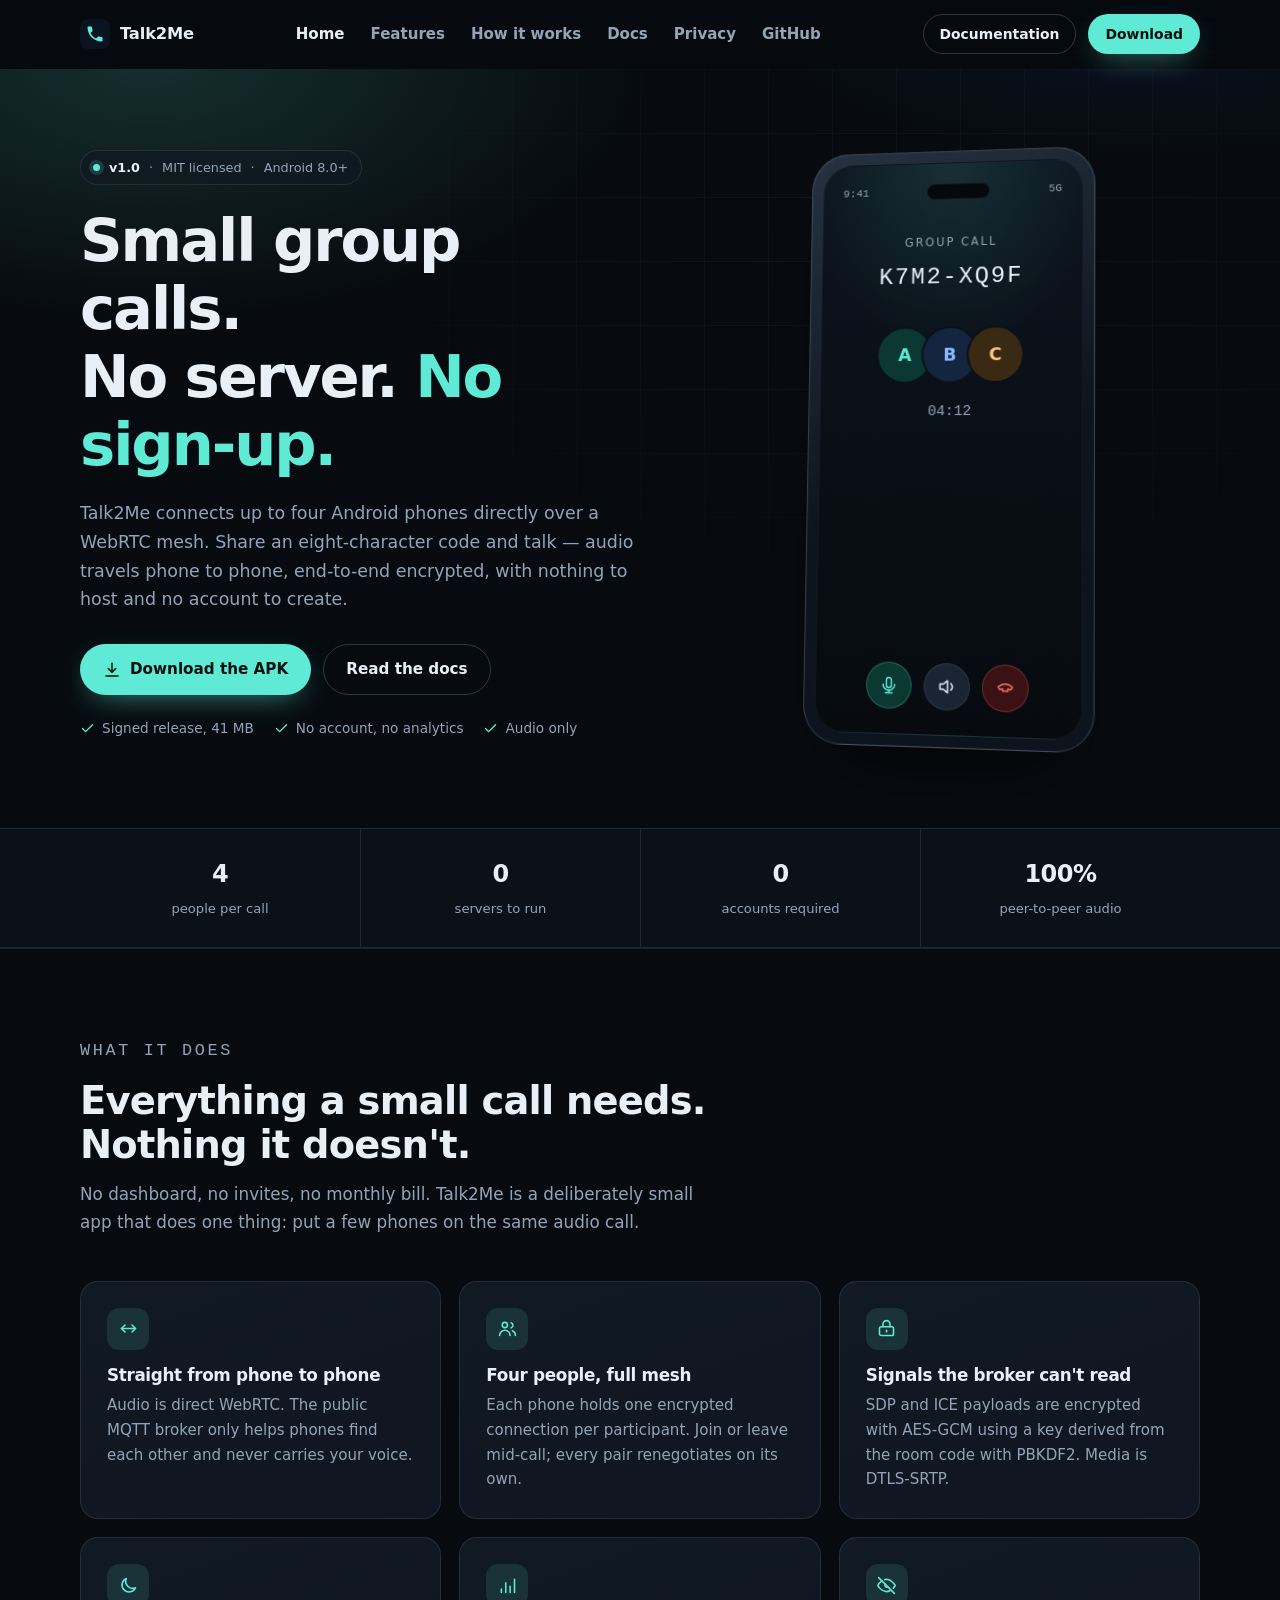
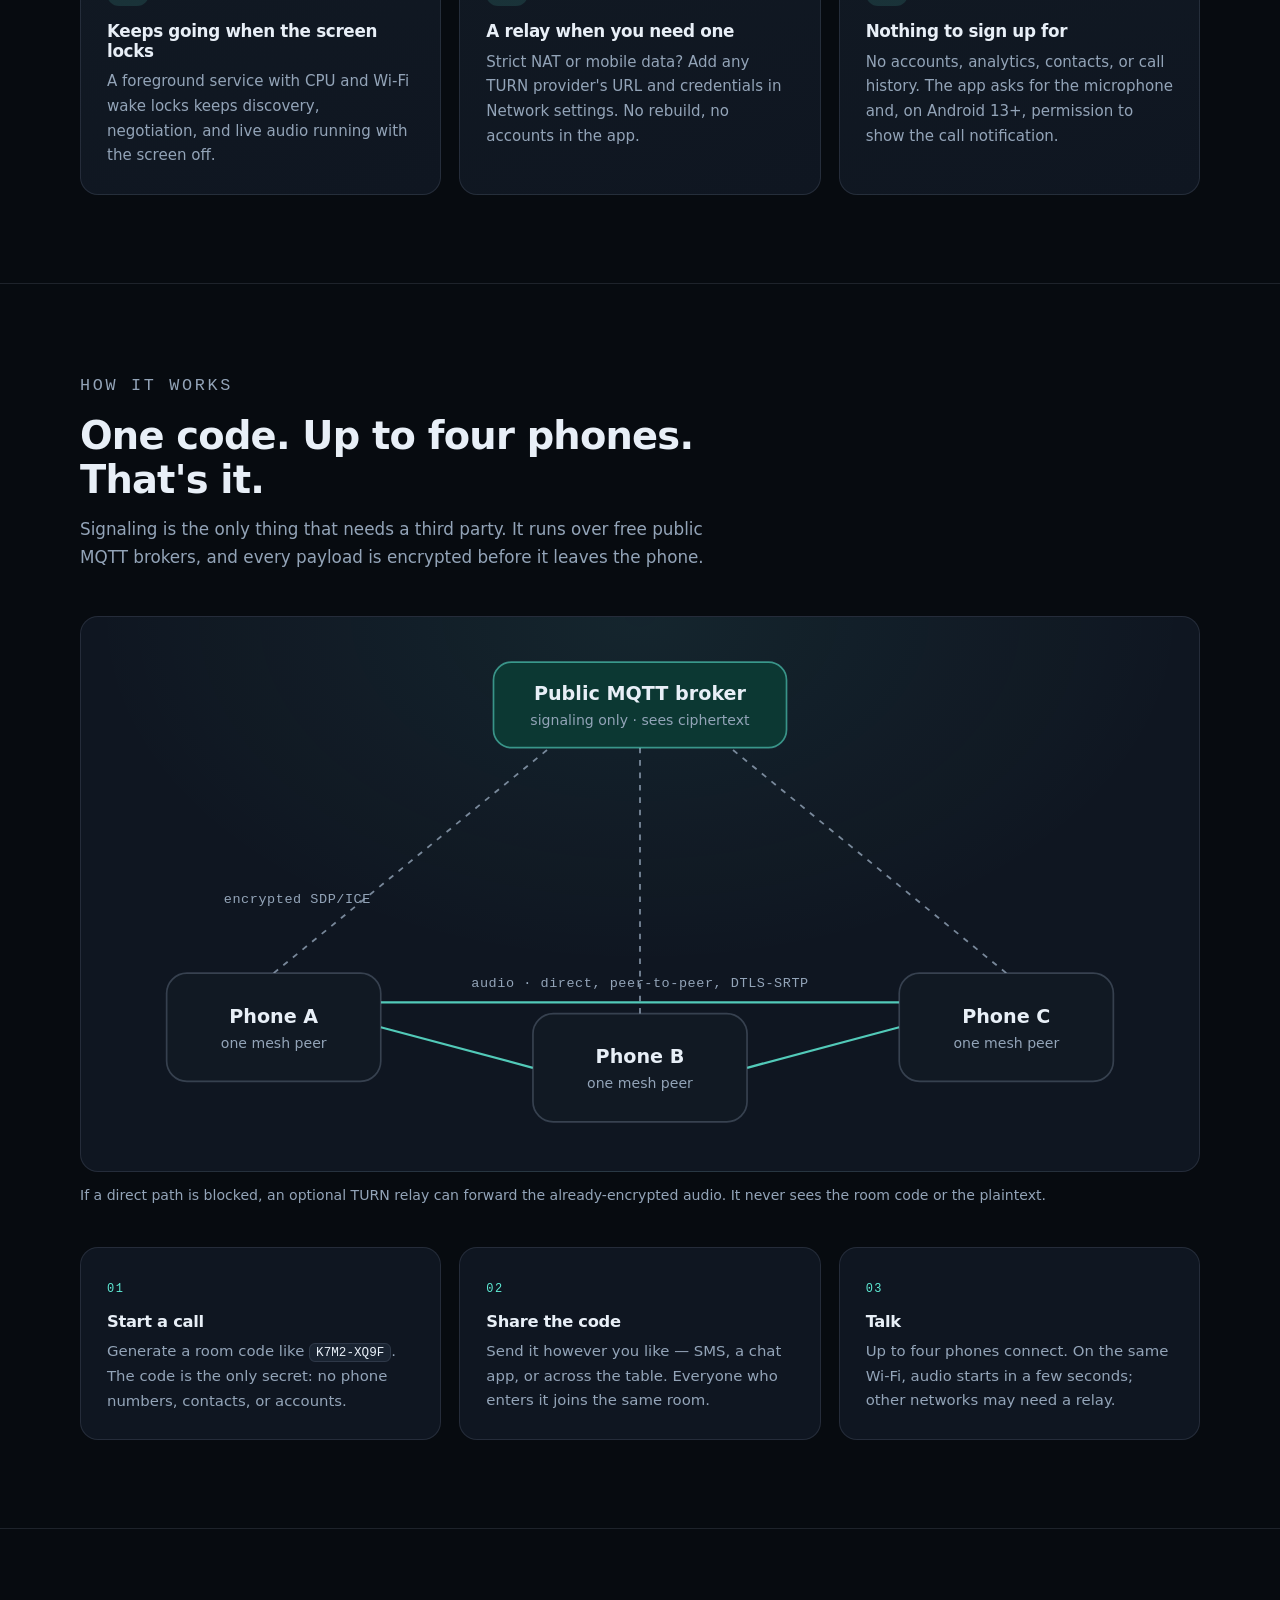
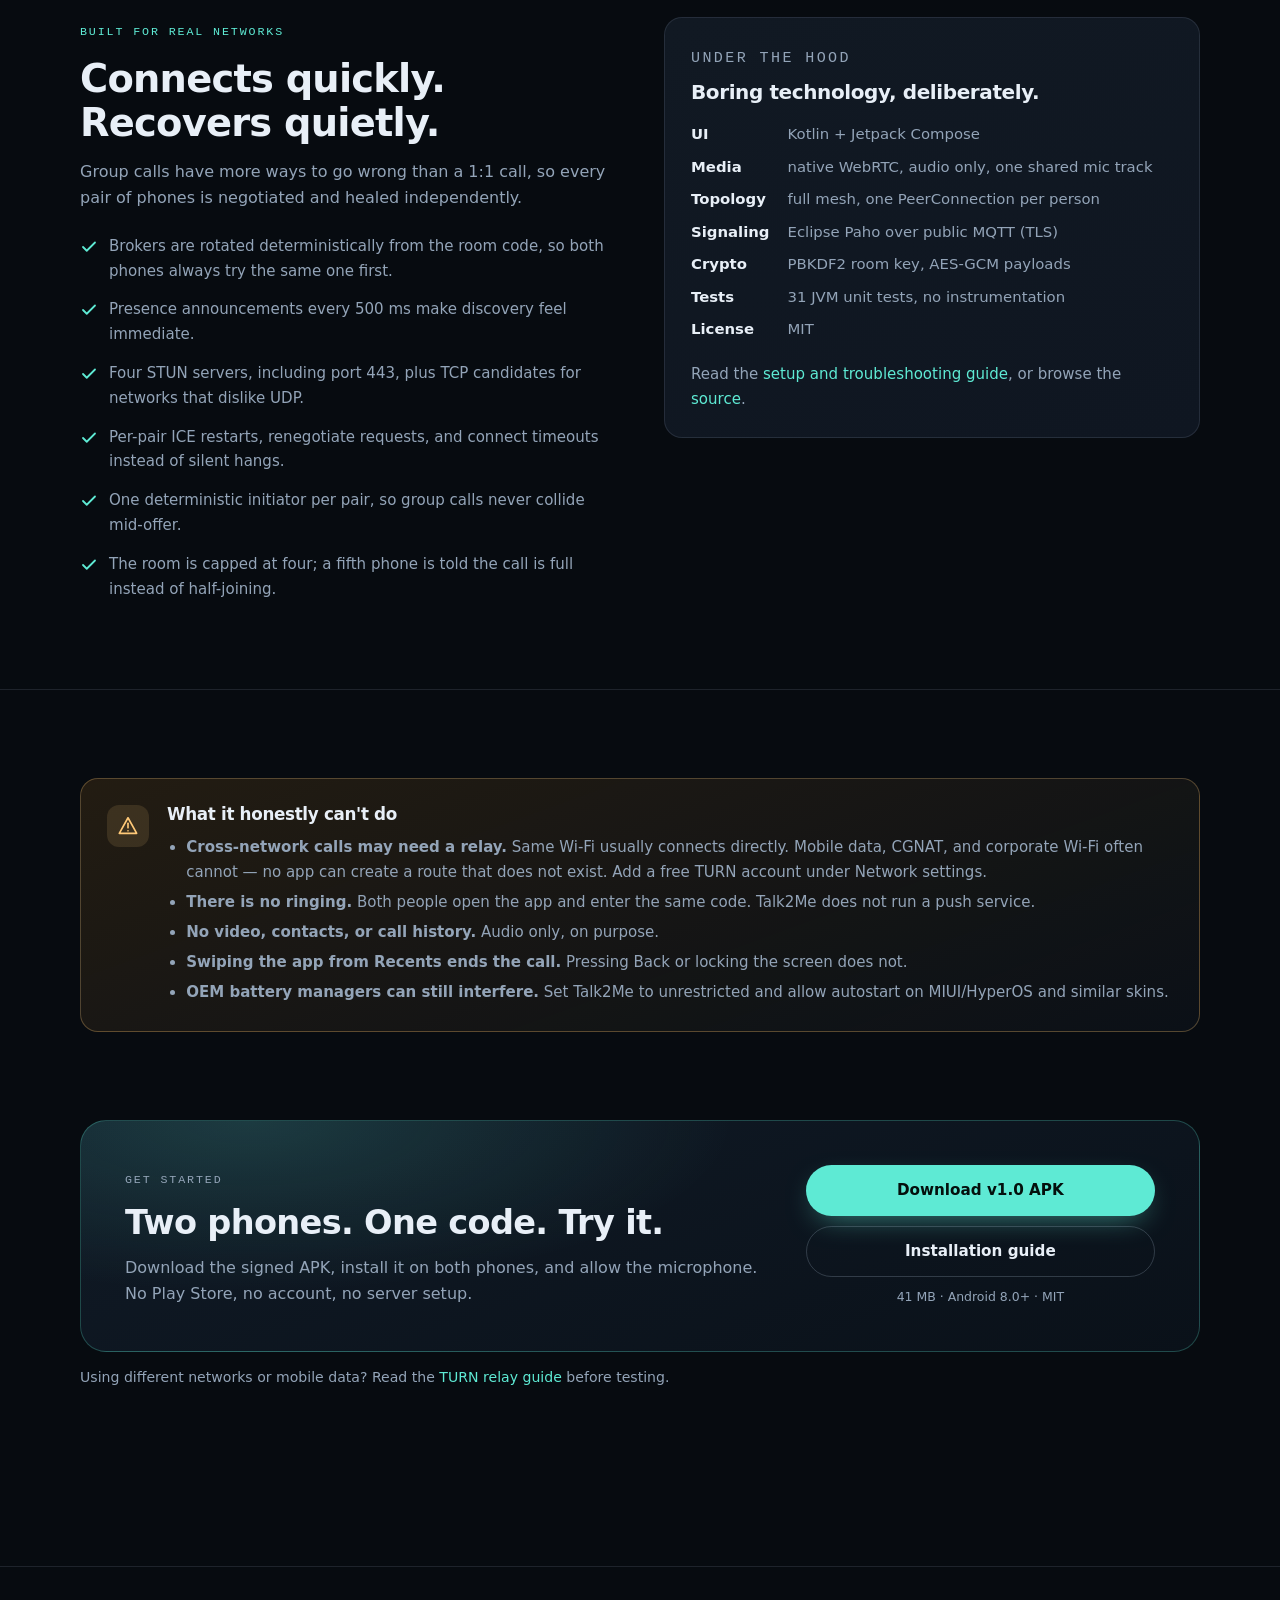
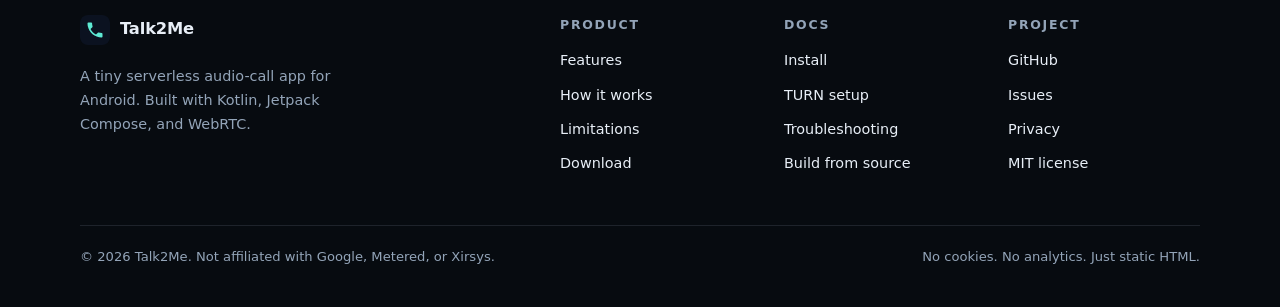
<file: index.html>
<!doctype html>
<html lang="en">
<head>
  <meta charset="utf-8">
  <meta name="viewport" content="width=device-width, initial-scale=1">
  <title>Talk2Me — serverless group audio calls for Android</title>
  <meta name="description" content="Talk2Me is a free, open-source Android app for audio calls between one and four phones. Direct peer-to-peer WebRTC audio, no accounts, and nothing to host.">
  <meta name="theme-color" content="#070B10">
  <meta property="og:title" content="Talk2Me — serverless group audio calls">
  <meta property="og:description" content="Up to four Android phones, one room code, direct encrypted audio. No server, no accounts, no sign-up.">
  <meta property="og:type" content="website">
  <link rel="icon" type="image/svg+xml" href="assets/logo.svg">
  <link rel="stylesheet" href="styles.css">
  <script>document.documentElement.classList.add("js");</script>
</head>
<body>
  <a class="skip-link" href="#main">Skip to content</a>

  <header class="site-header">
    <div class="container nav">
      <a class="brand" href="index.html">
        <img src="assets/logo.svg" width="30" height="30" alt="">
        Talk2Me
      </a>

      <ul class="nav-links" id="nav-links">
        <li><a href="index.html" aria-current="page">Home</a></li>
        <li><a href="#features">Features</a></li>
        <li><a href="#how">How it works</a></li>
        <li><a href="docs.html">Docs</a></li>
        <li><a href="privacy.html">Privacy</a></li>
        <li><a href="https://github.com/lawalTheWest/talk2me">GitHub</a></li>
      </ul>

      <div class="nav-actions">
        <a class="btn btn-ghost btn-small" href="docs.html">Documentation</a>
        <a class="btn btn-primary btn-small" href="https://github.com/lawalTheWest/talk2me/releases/latest">Download</a>
        <button class="nav-toggle" type="button" aria-controls="nav-links" aria-expanded="false" aria-label="Toggle navigation">
          <svg width="20" height="20" viewBox="0 0 24 24" fill="none" stroke="currentColor" stroke-width="2" stroke-linecap="round" aria-hidden="true">
            <path d="M4 7h16M4 12h16M4 17h16"/>
          </svg>
        </button>
      </div>
    </div>
  </header>

  <main id="main">
    <section class="hero">
      <div class="container">
        <div>
          <p class="hero-badge">
            <span class="dot" aria-hidden="true"></span>
            <strong>v1.0</strong>
            <span aria-hidden="true">·</span>
            <span>MIT licensed</span>
            <span aria-hidden="true">·</span>
            <span>Android 8.0+</span>
          </p>

          <h1>Small group calls.<br>No server. <em>No sign-up.</em></h1>

          <p class="hero-lede">
            Talk2Me connects up to four Android phones directly over a WebRTC mesh.
            Share an eight-character code and talk — audio travels phone to phone,
            end-to-end encrypted, with nothing to host and no account to create.
          </p>

          <div class="hero-actions">
            <a class="btn btn-primary" href="https://github.com/lawalTheWest/talk2me/releases/latest">
              <svg width="18" height="18" viewBox="0 0 24 24" fill="none" stroke="currentColor" stroke-width="2" stroke-linecap="round" stroke-linejoin="round" aria-hidden="true">
                <path d="M12 3v12"/><path d="m7 10 5 5 5-5"/><path d="M4 20h16"/>
              </svg>
              Download the APK
            </a>
            <a class="btn btn-ghost" href="docs.html">Read the docs</a>
          </div>

          <ul class="hero-meta">
            <li>
              <svg width="15" height="15" viewBox="0 0 24 24" fill="none" stroke="currentColor" stroke-width="2.2" stroke-linecap="round" stroke-linejoin="round" aria-hidden="true"><path d="m4 12 5 5L20 6"/></svg>
              Signed release, 41 MB
            </li>
            <li>
              <svg width="15" height="15" viewBox="0 0 24 24" fill="none" stroke="currentColor" stroke-width="2.2" stroke-linecap="round" stroke-linejoin="round" aria-hidden="true"><path d="m4 12 5 5L20 6"/></svg>
              No account, no analytics
            </li>
            <li>
              <svg width="15" height="15" viewBox="0 0 24 24" fill="none" stroke="currentColor" stroke-width="2.2" stroke-linecap="round" stroke-linejoin="round" aria-hidden="true"><path d="m4 12 5 5L20 6"/></svg>
              Audio only
            </li>
          </ul>
        </div>

        <div class="phone-wrap" aria-hidden="true">
          <div class="phone">
            <div class="phone-screen">
              <div class="phone-status">
                <span>9:41</span>
                <span class="pill"></span>
                <span>5G</span>
              </div>

              <p class="phone-kicker">Group call</p>
              <p class="phone-code">K7M2-XQ9F</p>

              <div class="avatars">
                <span class="avatar mint">A</span>
                <span class="avatar blue">B</span>
                <span class="avatar amber">C</span>
              </div>

              <p class="phone-timer">04:12</p>

              <div class="phone-controls">
                <span class="ctrl mint">
                  <svg width="20" height="20" viewBox="0 0 24 24" fill="none" stroke="currentColor" stroke-width="1.7" stroke-linecap="round" stroke-linejoin="round"><path d="M12 3a3 3 0 0 0-3 3v6a3 3 0 0 0 6 0V6a3 3 0 0 0-3-3Z"/><path d="M5 11a7 7 0 0 0 14 0"/><path d="M12 18v3"/><path d="M8 21h8"/></svg>
                </span>
                <span class="ctrl">
                  <svg width="20" height="20" viewBox="0 0 24 24" fill="none" stroke="currentColor" stroke-width="1.7" stroke-linecap="round" stroke-linejoin="round"><path d="M4 9v6h4l5 4V5L8 9H4Z"/><path d="M17 8a6 6 0 0 1 0 8"/></svg>
                </span>
                <span class="ctrl end">
                  <svg width="20" height="20" viewBox="0 0 24 24" fill="none" stroke="currentColor" stroke-width="1.7" stroke-linecap="round" stroke-linejoin="round"><path d="M3.5 10.5c5.5-4.5 11.5-4.5 17 0l-1.8 3-3.7-1v3a11 11 0 0 0-6 0v-3l-3.7 1-1.8-3Z"/></svg>
                </span>
              </div>
            </div>
          </div>
        </div>
      </div>
    </section>

    <section class="stats" aria-label="Talk2Me at a glance">
      <div class="container stats-grid">
        <div class="stat"><strong>4</strong><span>people per call</span></div>
        <div class="stat"><strong>0</strong><span>servers to run</span></div>
        <div class="stat"><strong>0</strong><span>accounts required</span></div>
        <div class="stat"><strong>100%</strong><span>peer-to-peer audio</span></div>
      </div>
    </section>

    <section class="section" id="features">
      <div class="container">
        <div class="section-head">
          <p class="eyebrow">What it does</p>
          <h2>Everything a small call needs. Nothing it doesn't.</h2>
          <p>
            No dashboard, no invites, no monthly bill. Talk2Me is a deliberately
            small app that does one thing: put a few phones on the same audio call.
          </p>
        </div>

        <div class="grid grid-3">
          <article class="card reveal">
            <span class="icon-badge">
              <svg width="21" height="21" viewBox="0 0 24 24" fill="none" stroke="currentColor" stroke-width="1.8" stroke-linecap="round" stroke-linejoin="round" aria-hidden="true"><path d="M4 12h16"/><path d="m8 8-4 4 4 4"/><path d="m16 8 4 4-4 4"/></svg>
            </span>
            <h3>Straight from phone to phone</h3>
            <p>
              Audio is direct WebRTC. The public MQTT broker only helps phones
              find each other and never carries your voice.
            </p>
          </article>

          <article class="card reveal">
            <span class="icon-badge">
              <svg width="21" height="21" viewBox="0 0 24 24" fill="none" stroke="currentColor" stroke-width="1.8" stroke-linecap="round" stroke-linejoin="round" aria-hidden="true"><circle cx="9" cy="8" r="3"/><path d="M3 20a6 6 0 0 1 12 0"/><path d="M16 5.5a3 3 0 0 1 0 5.8"/><path d="M17.5 14.5A5.5 5.5 0 0 1 21 20"/></svg>
            </span>
            <h3>Four people, full mesh</h3>
            <p>
              Each phone holds one encrypted connection per participant. Join or
              leave mid-call; every pair renegotiates on its own.
            </p>
          </article>

          <article class="card reveal">
            <span class="icon-badge">
              <svg width="21" height="21" viewBox="0 0 24 24" fill="none" stroke="currentColor" stroke-width="1.8" stroke-linecap="round" stroke-linejoin="round" aria-hidden="true"><rect x="4" y="10" width="16" height="10" rx="2"/><path d="M8 10V7a4 4 0 0 1 8 0v3"/><path d="M12 14v2"/></svg>
            </span>
            <h3>Signals the broker can't read</h3>
            <p>
              SDP and ICE payloads are encrypted with AES-GCM using a key derived
              from the room code with PBKDF2. Media is DTLS-SRTP.
            </p>
          </article>

          <article class="card reveal">
            <span class="icon-badge">
              <svg width="21" height="21" viewBox="0 0 24 24" fill="none" stroke="currentColor" stroke-width="1.8" stroke-linecap="round" stroke-linejoin="round" aria-hidden="true"><path d="M20 14.5A8 8 0 0 1 9.5 4a8 8 0 1 0 10.5 10.5Z"/></svg>
            </span>
            <h3>Keeps going when the screen locks</h3>
            <p>
              A foreground service with CPU and Wi-Fi wake locks keeps discovery,
              negotiation, and live audio running with the screen off.
            </p>
          </article>

          <article class="card reveal">
            <span class="icon-badge">
              <svg width="21" height="21" viewBox="0 0 24 24" fill="none" stroke="currentColor" stroke-width="1.8" stroke-linecap="round" stroke-linejoin="round" aria-hidden="true"><path d="M5 20v-4"/><path d="M10 20V9"/><path d="M15 20v-7"/><path d="M20 20V5"/></svg>
            </span>
            <h3>A relay when you need one</h3>
            <p>
              Strict NAT or mobile data? Add any TURN provider's URL and
              credentials in Network settings. No rebuild, no accounts in the app.
            </p>
          </article>

          <article class="card reveal">
            <span class="icon-badge">
              <svg width="21" height="21" viewBox="0 0 24 24" fill="none" stroke="currentColor" stroke-width="1.8" stroke-linecap="round" stroke-linejoin="round" aria-hidden="true"><path d="m3 3 18 18"/><path d="M10.6 10.6a2 2 0 0 0 2.8 2.8"/><path d="M9.9 5.2A9.6 9.6 0 0 1 12 5c6 0 10 7 10 7a17 17 0 0 1-2.2 3"/><path d="M6.6 6.6A17 17 0 0 0 2 12s4 7 10 7a9.7 9.7 0 0 0 4.1-.9"/></svg>
            </span>
            <h3>Nothing to sign up for</h3>
            <p>
              No accounts, analytics, contacts, or call history. The app asks for
              the microphone and, on Android 13+, permission to show the call
              notification.
            </p>
          </article>
        </div>
      </div>
    </section>

    <section class="section" id="how">
      <div class="container">
        <div class="section-head">
          <p class="eyebrow">How it works</p>
          <h2>One code. Up to four phones. That's it.</h2>
          <p>
            Signaling is the only thing that needs a third party. It runs over
            free public MQTT brokers, and every payload is encrypted before it
            leaves the phone.
          </p>
        </div>

        <div class="diagram-wrap reveal">
          <div class="diagram-scroll">
            <svg class="diagram" viewBox="0 0 960 460" role="img" aria-labelledby="mesh-title mesh-desc">
            <title id="mesh-title">Talk2Me connection layout</title>
            <desc id="mesh-desc">Three phones exchange encrypted signaling through a public MQTT broker and send audio directly to each other over WebRTC.</desc>

            <path class="signal-line" d="M155 300 L400 100"/>
            <path class="signal-line" d="M480 336 L480 100"/>
            <path class="signal-line" d="M805 300 L560 100"/>

            <path class="audio-line" d="M250 348 L385 384"/>
            <path class="audio-line" d="M575 384 L710 348"/>
            <path class="audio-line" d="M250 326 L710 326"/>

            <text class="line-label" x="480" y="312" text-anchor="middle">audio · direct, peer-to-peer, DTLS-SRTP</text>
            <text class="line-label" x="176" y="238" text-anchor="middle">encrypted SDP/ICE</text>

            <rect class="node-accent" x="350" y="24" width="260" height="76" rx="16"/>
            <text class="label" x="480" y="58" text-anchor="middle">Public MQTT broker</text>
            <text class="sub" x="480" y="80" text-anchor="middle">signaling only · sees ciphertext</text>

            <rect class="node" x="60" y="300" width="190" height="96" rx="18"/>
            <text class="label" x="155" y="344" text-anchor="middle">Phone A</text>
            <text class="sub" x="155" y="366" text-anchor="middle">one mesh peer</text>

            <rect class="node" x="385" y="336" width="190" height="96" rx="18"/>
            <text class="label" x="480" y="380" text-anchor="middle">Phone B</text>
            <text class="sub" x="480" y="402" text-anchor="middle">one mesh peer</text>

            <rect class="node" x="710" y="300" width="190" height="96" rx="18"/>
            <text class="label" x="805" y="344" text-anchor="middle">Phone C</text>
            <text class="sub" x="805" y="366" text-anchor="middle">one mesh peer</text>
            </svg>
          </div>
          <p class="diagram-hint">Swipe the diagram sideways to see all three phones.</p>
        </div>
        <p style="color: var(--muted); font-size: 0.88rem; margin-top: 12px;">
          If a direct path is blocked, an optional TURN relay can forward the
          already-encrypted audio. It never sees the room code or the plaintext.
        </p>

        <div class="steps" style="margin-top: 40px;">
          <article class="step reveal">
            <h3>Start a call</h3>
            <p>
              Generate a room code like <code>K7M2-XQ9F</code>. The code is the
              only secret: no phone numbers, contacts, or accounts.
            </p>
          </article>
          <article class="step reveal">
            <h3>Share the code</h3>
            <p>
              Send it however you like — SMS, a chat app, or across the table.
              Everyone who enters it joins the same room.
            </p>
          </article>
          <article class="step reveal">
            <h3>Talk</h3>
            <p>
              Up to four phones connect. On the same Wi-Fi, audio starts in a few
              seconds; other networks may need a relay.
            </p>
          </article>
        </div>
      </div>
    </section>

    <section class="section" id="reliability">
      <div class="container">
        <div class="grid grid-2" style="gap: 48px; align-items: start;">
          <div>
            <p class="eyebrow">Built for real networks</p>
            <h2 style="font-size: clamp(1.7rem, 3.4vw, 2.4rem); margin-bottom: 14px;">Connects quickly. Recovers quietly.</h2>
            <p style="color: var(--muted); margin-bottom: 22px;">
              Group calls have more ways to go wrong than a 1:1 call, so every
              pair of phones is negotiated and healed independently.
            </p>

            <ul class="checks">
              <li>
                <svg width="18" height="18" viewBox="0 0 24 24" fill="none" stroke="currentColor" stroke-width="2.4" stroke-linecap="round" stroke-linejoin="round" aria-hidden="true"><path d="m4 12 5 5L20 6"/></svg>
                <span>Brokers are rotated deterministically from the room code, so both phones always try the same one first.</span>
              </li>
              <li>
                <svg width="18" height="18" viewBox="0 0 24 24" fill="none" stroke="currentColor" stroke-width="2.4" stroke-linecap="round" stroke-linejoin="round" aria-hidden="true"><path d="m4 12 5 5L20 6"/></svg>
                <span>Presence announcements every 500 ms make discovery feel immediate.</span>
              </li>
              <li>
                <svg width="18" height="18" viewBox="0 0 24 24" fill="none" stroke="currentColor" stroke-width="2.4" stroke-linecap="round" stroke-linejoin="round" aria-hidden="true"><path d="m4 12 5 5L20 6"/></svg>
                <span>Four STUN servers, including port 443, plus TCP candidates for networks that dislike UDP.</span>
              </li>
              <li>
                <svg width="18" height="18" viewBox="0 0 24 24" fill="none" stroke="currentColor" stroke-width="2.4" stroke-linecap="round" stroke-linejoin="round" aria-hidden="true"><path d="m4 12 5 5L20 6"/></svg>
                <span>Per-pair ICE restarts, renegotiate requests, and connect timeouts instead of silent hangs.</span>
              </li>
              <li>
                <svg width="18" height="18" viewBox="0 0 24 24" fill="none" stroke="currentColor" stroke-width="2.4" stroke-linecap="round" stroke-linejoin="round" aria-hidden="true"><path d="m4 12 5 5L20 6"/></svg>
                <span>One deterministic initiator per pair, so group calls never collide mid-offer.</span>
              </li>
              <li>
                <svg width="18" height="18" viewBox="0 0 24 24" fill="none" stroke="currentColor" stroke-width="2.4" stroke-linecap="round" stroke-linejoin="round" aria-hidden="true"><path d="m4 12 5 5L20 6"/></svg>
                <span>The room is capped at four; a fifth phone is told the call is full instead of half-joining.</span>
              </li>
            </ul>
          </div>

          <aside class="card">
            <p class="eyebrow" style="margin-bottom: 10px;">Under the hood</p>
            <h3 style="font-size: 1.25rem;">Boring technology, deliberately.</h3>
            <dl class="kbd-list" style="margin-top: 18px;">
              <dt>UI</dt><dd>Kotlin + Jetpack Compose</dd>
              <dt>Media</dt><dd>native WebRTC, audio only, one shared mic track</dd>
              <dt>Topology</dt><dd>full mesh, one PeerConnection per person</dd>
              <dt>Signaling</dt><dd>Eclipse Paho over public MQTT (TLS)</dd>
              <dt>Crypto</dt><dd>PBKDF2 room key, AES-GCM payloads</dd>
              <dt>Tests</dt><dd>31 JVM unit tests, no instrumentation</dd>
              <dt>License</dt><dd>MIT</dd>
            </dl>
            <p style="margin-top: 20px;">
              Read the <a href="docs.html">setup and troubleshooting guide</a>,
              or browse the <a href="https://github.com/lawalTheWest/talk2me">source</a>.
            </p>
          </aside>
        </div>
      </div>
    </section>

    <section class="section" id="limitations">
      <div class="container">
        <div class="callout">
          <span class="icon-badge">
            <svg width="22" height="22" viewBox="0 0 24 24" fill="none" stroke="currentColor" stroke-width="1.8" stroke-linecap="round" stroke-linejoin="round" aria-hidden="true"><path d="M12 3 2.5 20h19L12 3Z"/><path d="M12 9v5"/><path d="M12 17.2v.1"/></svg>
          </span>
          <div>
            <h3>What it honestly can't do</h3>
            <ul>
              <li><strong>Cross-network calls may need a relay.</strong> Same Wi-Fi usually connects directly. Mobile data, CGNAT, and corporate Wi-Fi often cannot — no app can create a route that does not exist. Add a free TURN account under Network settings.</li>
              <li><strong>There is no ringing.</strong> Both people open the app and enter the same code. Talk2Me does not run a push service.</li>
              <li><strong>No video, contacts, or call history.</strong> Audio only, on purpose.</li>
              <li><strong>Swiping the app from Recents ends the call.</strong> Pressing Back or locking the screen does not.</li>
              <li><strong>OEM battery managers can still interfere.</strong> Set Talk2Me to unrestricted and allow autostart on MIUI/HyperOS and similar skins.</li>
            </ul>
          </div>
        </div>
      </div>
    </section>

    <section class="section" id="download" style="border-top: 0; padding-top: 0;">
      <div class="container">
        <div class="download">
          <div>
            <p class="eyebrow">Get started</p>
            <h2>Two phones. One code. Try it.</h2>
            <p>
              Download the signed APK, install it on both phones, and allow the
              microphone. No Play Store, no account, no server setup.
            </p>
          </div>
          <div class="actions">
            <a class="btn btn-primary" href="https://github.com/lawalTheWest/talk2me/releases/latest">Download v1.0 APK</a>
            <a class="btn btn-ghost" href="docs.html#install">Installation guide</a>
            <small>41 MB · Android 8.0+ · MIT</small>
          </div>
        </div>
        <p style="color: var(--muted); font-size: 0.88rem; margin-top: 14px;">
          Using different networks or mobile data? Read the
          <a href="docs.html#network">TURN relay guide</a> before testing.
        </p>
      </div>
    </section>
  </main>

  <footer class="site-footer">
    <div class="container">
      <div class="footer-grid">
        <div class="footer-brand">
          <a class="brand" href="index.html">
            <img src="assets/logo.svg" width="30" height="30" alt="">
            Talk2Me
          </a>
          <p>A tiny serverless audio-call app for Android. Built with Kotlin, Jetpack Compose, and WebRTC.</p>
        </div>

        <div class="footer-col">
          <h4>Product</h4>
          <ul>
            <li><a href="index.html#features">Features</a></li>
            <li><a href="index.html#how">How it works</a></li>
            <li><a href="index.html#limitations">Limitations</a></li>
            <li><a href="https://github.com/lawalTheWest/talk2me/releases/latest">Download</a></li>
          </ul>
        </div>

        <div class="footer-col">
          <h4>Docs</h4>
          <ul>
            <li><a href="docs.html#install">Install</a></li>
            <li><a href="docs.html#network">TURN setup</a></li>
            <li><a href="docs.html#troubleshooting">Troubleshooting</a></li>
            <li><a href="docs.html#build">Build from source</a></li>
          </ul>
        </div>

        <div class="footer-col">
          <h4>Project</h4>
          <ul>
            <li><a href="https://github.com/lawalTheWest/talk2me">GitHub</a></li>
            <li><a href="https://github.com/lawalTheWest/talk2me/issues">Issues</a></li>
            <li><a href="privacy.html">Privacy</a></li>
            <li><a href="https://github.com/lawalTheWest/talk2me/blob/main/LICENSE">MIT license</a></li>
          </ul>
        </div>
      </div>

      <div class="footer-bottom">
        <span>© <span data-year>2026</span> Talk2Me. Not affiliated with Google, Metered, or Xirsys.</span>
        <span>No cookies. No analytics. Just static HTML.</span>
      </div>
    </div>
  </footer>

  <script src="main.js" defer></script>
</body>
</html>
</file>
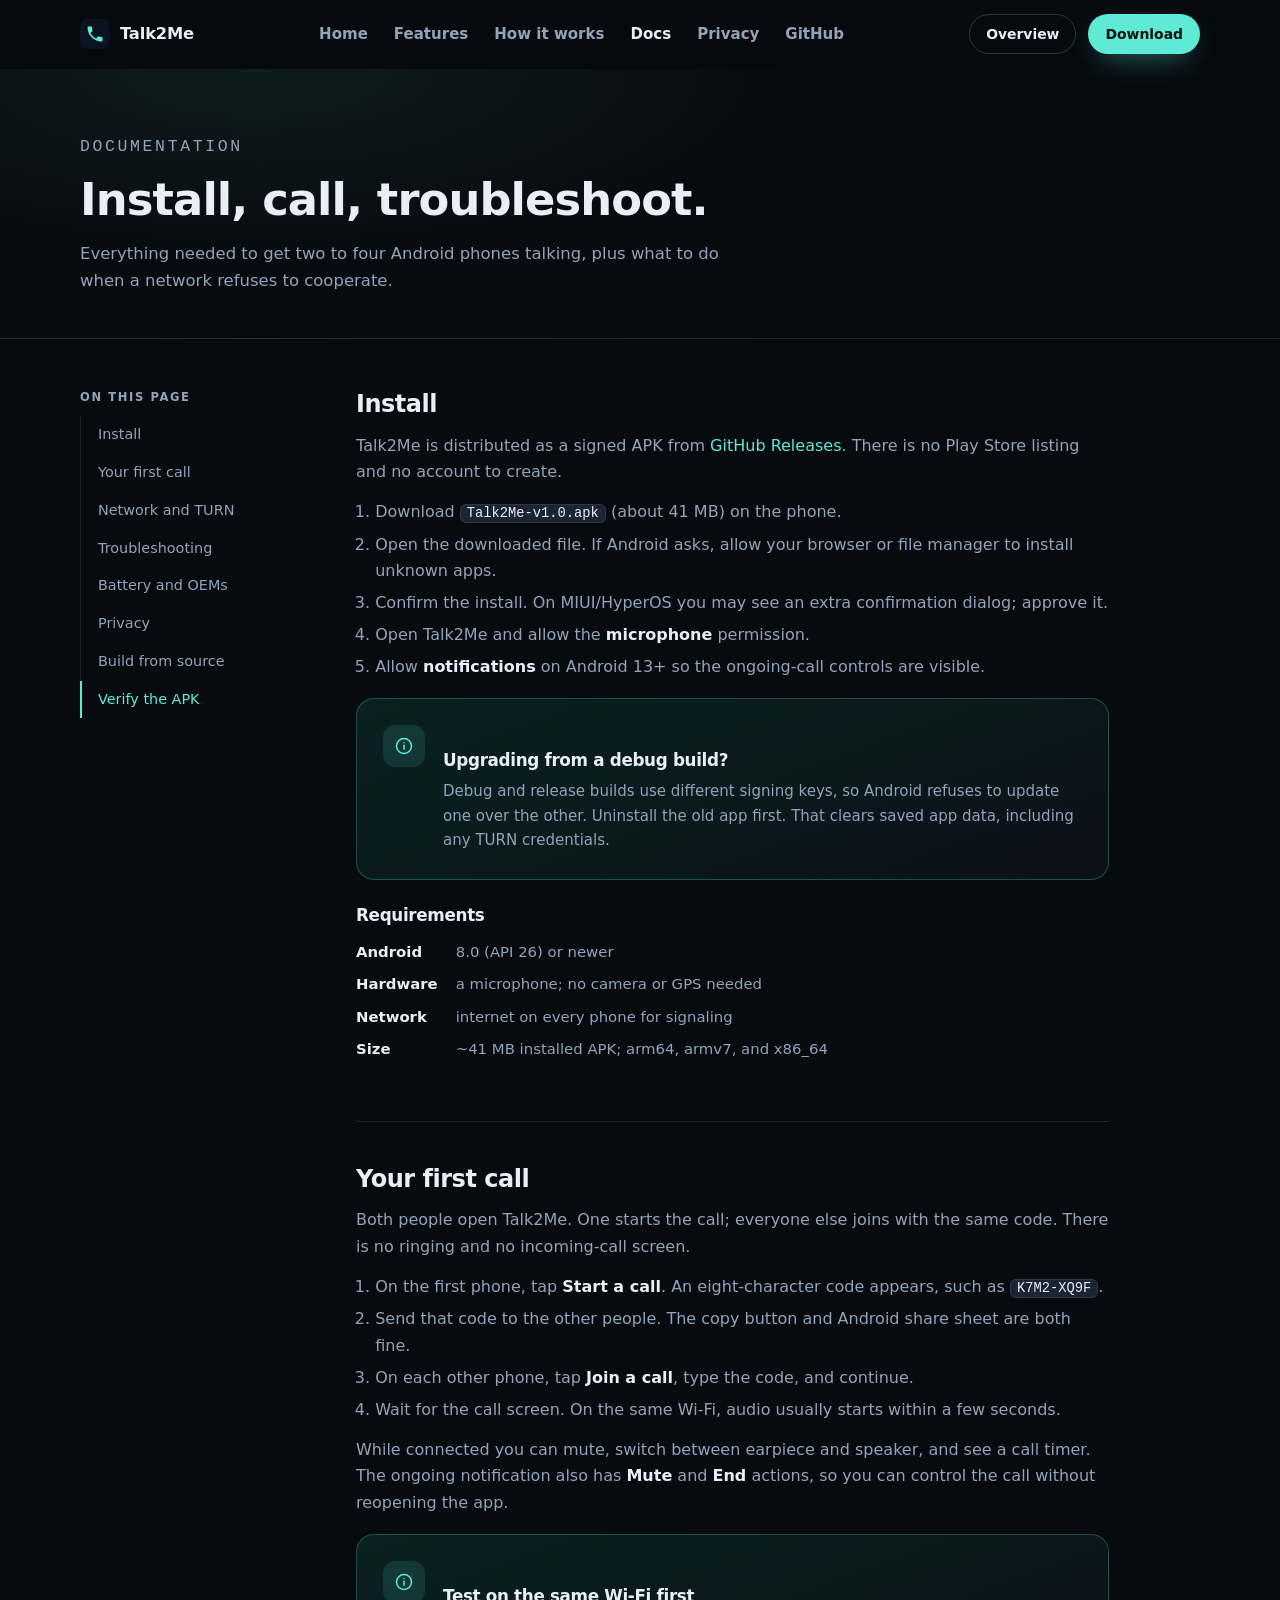
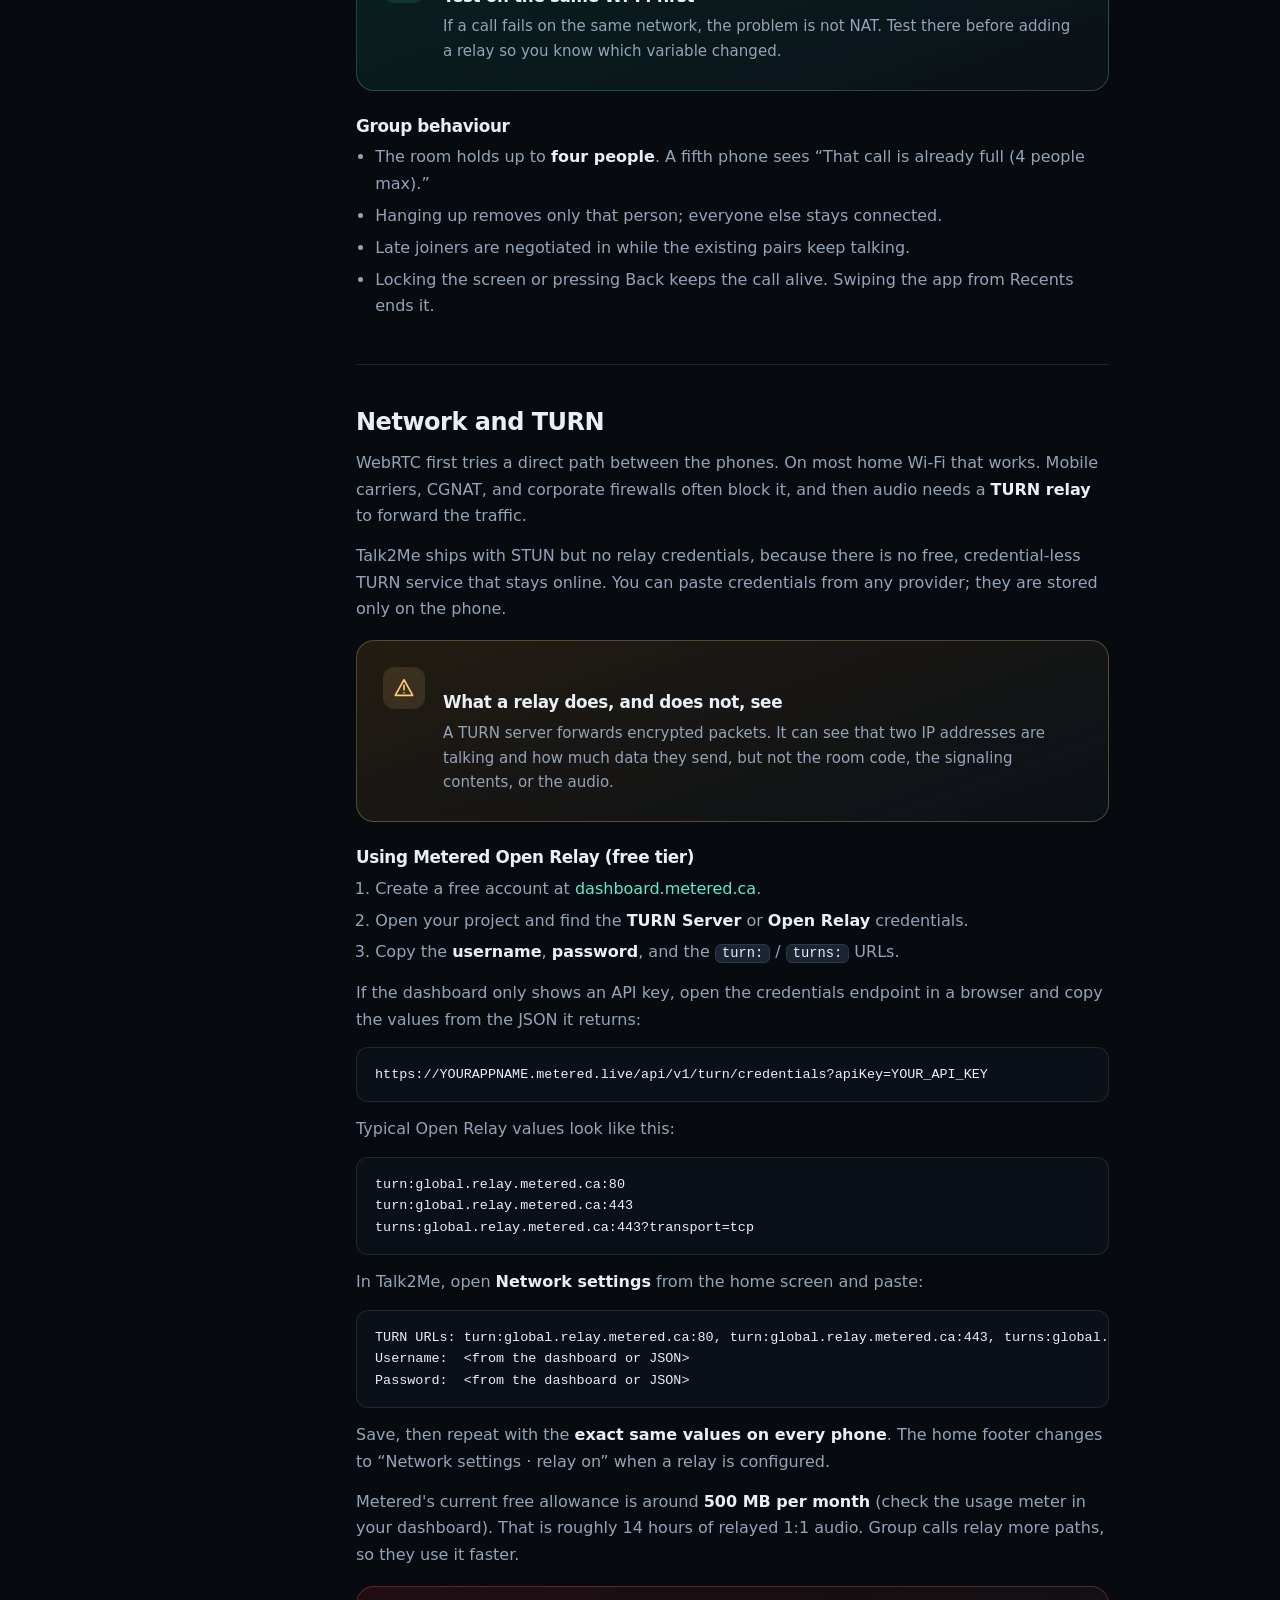
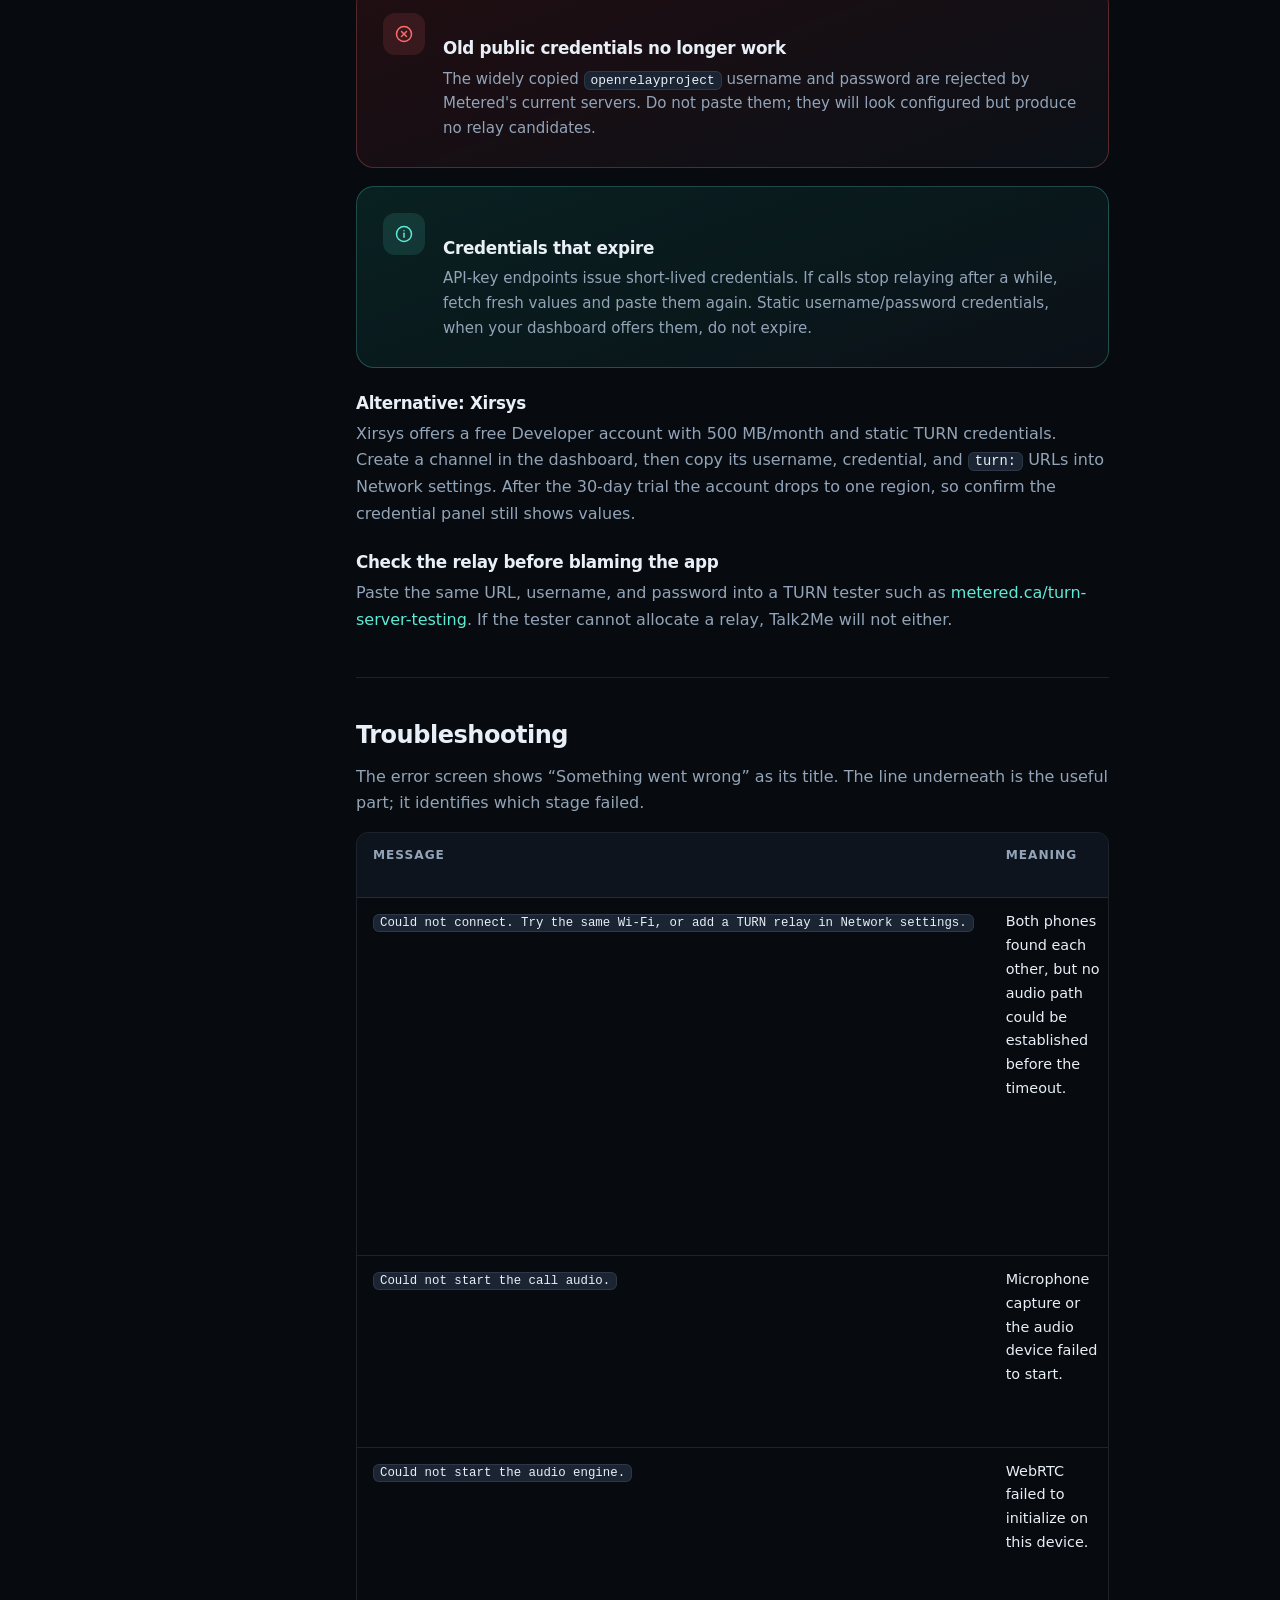
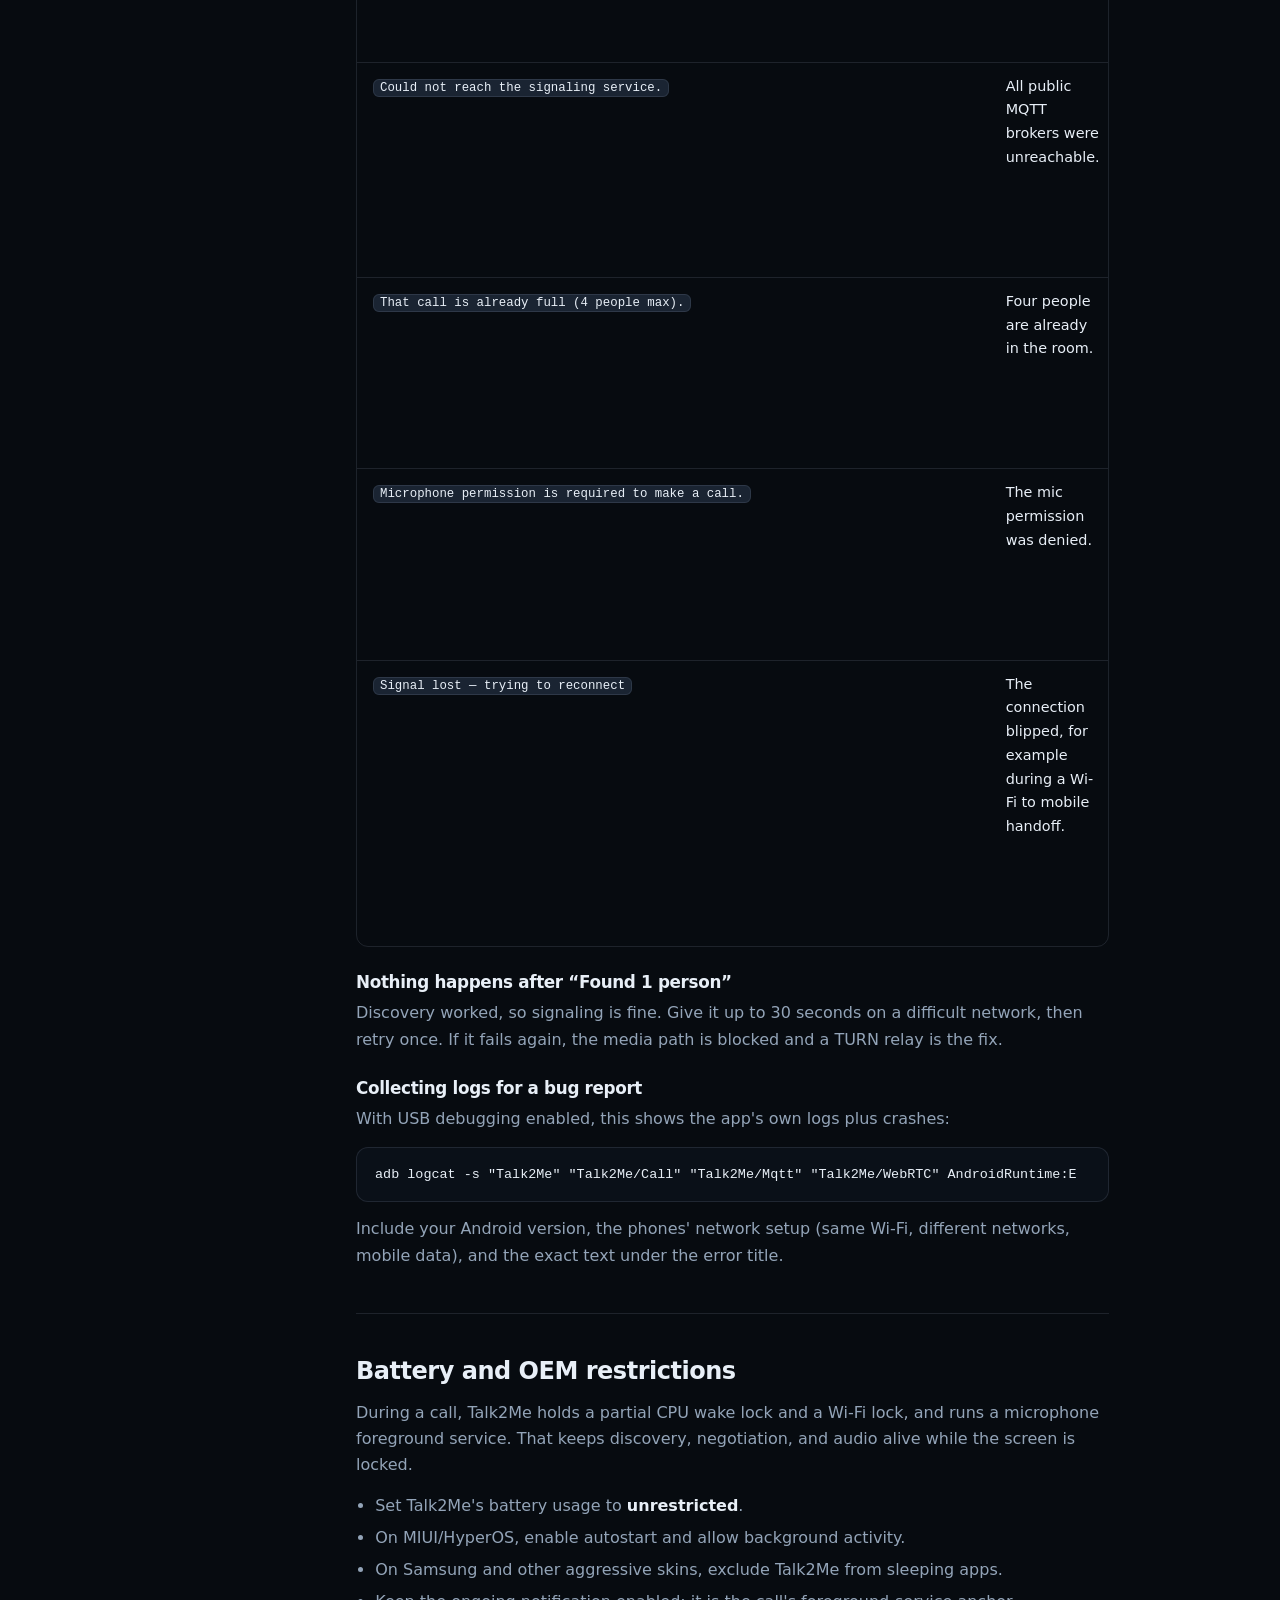
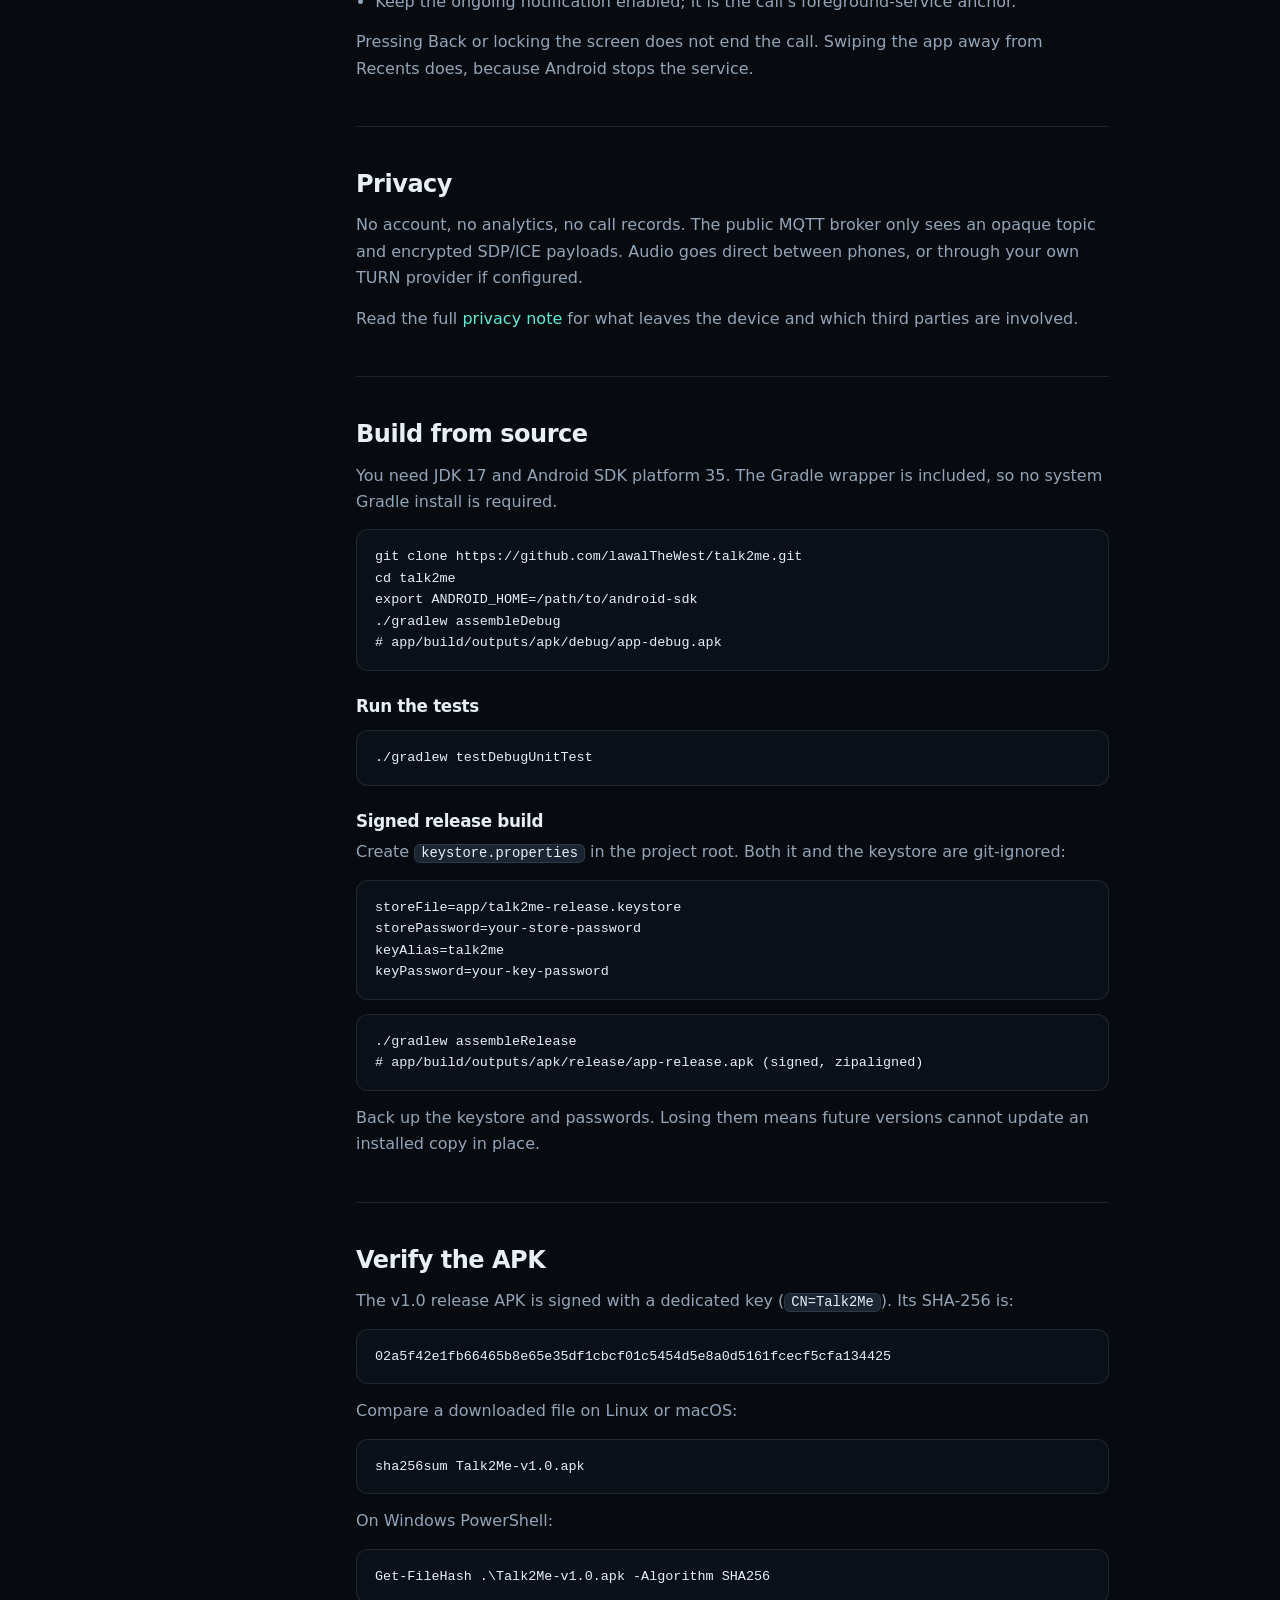
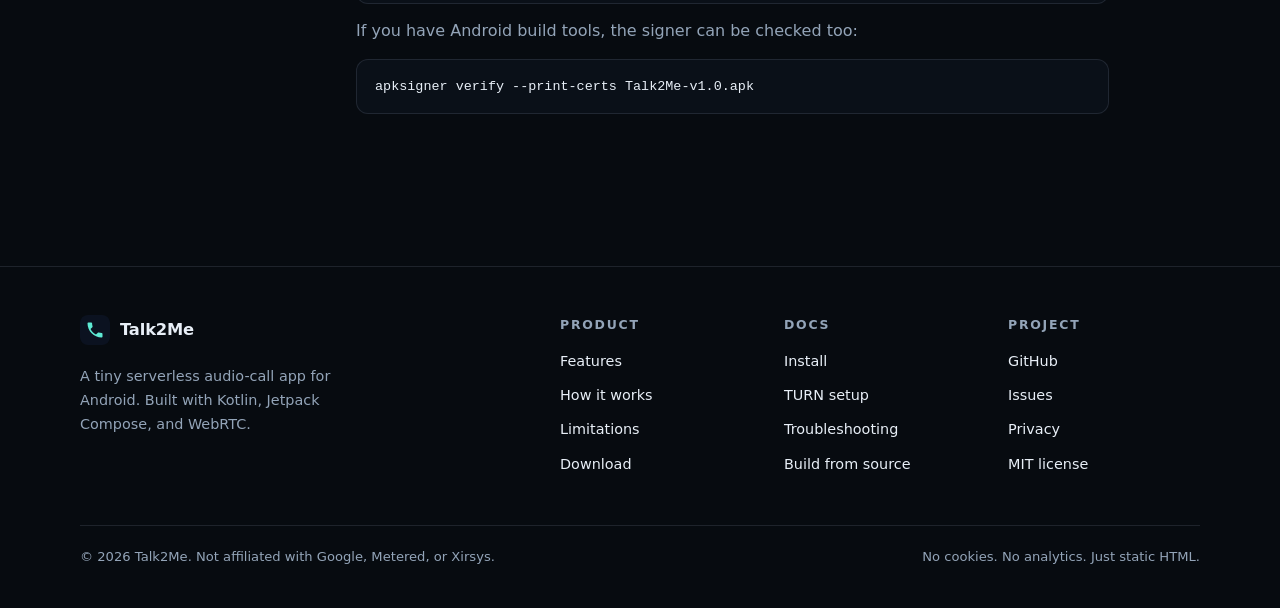
<file: docs.html>
<!doctype html>
<html lang="en">
<head>
  <meta charset="utf-8">
  <meta name="viewport" content="width=device-width, initial-scale=1">
  <title>Docs — Talk2Me</title>
  <meta name="description" content="Install Talk2Me, make your first call, configure a TURN relay, and troubleshoot connection problems.">
  <meta name="theme-color" content="#070B10">
  <link rel="icon" type="image/svg+xml" href="assets/logo.svg">
  <link rel="stylesheet" href="styles.css">
  <script>document.documentElement.classList.add("js");</script>
</head>
<body>
  <a class="skip-link" href="#main">Skip to content</a>

  <header class="site-header">
    <div class="container nav">
      <a class="brand" href="index.html">
        <img src="assets/logo.svg" width="30" height="30" alt="">
        Talk2Me
      </a>

      <ul class="nav-links" id="nav-links">
        <li><a href="index.html">Home</a></li>
        <li><a href="index.html#features">Features</a></li>
        <li><a href="index.html#how">How it works</a></li>
        <li><a href="docs.html" aria-current="page">Docs</a></li>
        <li><a href="privacy.html">Privacy</a></li>
        <li><a href="https://github.com/lawalTheWest/talk2me">GitHub</a></li>
      </ul>

      <div class="nav-actions">
        <a class="btn btn-ghost btn-small" href="index.html">Overview</a>
        <a class="btn btn-primary btn-small" href="https://github.com/lawalTheWest/talk2me/releases/latest">Download</a>
        <button class="nav-toggle" type="button" aria-controls="nav-links" aria-expanded="false" aria-label="Toggle navigation">
          <svg width="20" height="20" viewBox="0 0 24 24" fill="none" stroke="currentColor" stroke-width="2" stroke-linecap="round" aria-hidden="true">
            <path d="M4 7h16M4 12h16M4 17h16"/>
          </svg>
        </button>
      </div>
    </div>
  </header>

  <main id="main">
    <div class="page-head">
      <div class="container">
        <p class="eyebrow">Documentation</p>
        <h1>Install, call, troubleshoot.</h1>
        <p>
          Everything needed to get two to four Android phones talking, plus what
          to do when a network refuses to cooperate.
        </p>
      </div>
    </div>

    <div class="container doc-layout">
      <aside class="doc-nav">
        <h2>On this page</h2>
        <ul>
          <li><a href="#install">Install</a></li>
          <li><a href="#first-call">Your first call</a></li>
          <li><a href="#network">Network and TURN</a></li>
          <li><a href="#troubleshooting">Troubleshooting</a></li>
          <li><a href="#battery">Battery and OEMs</a></li>
          <li><a href="#privacy">Privacy</a></li>
          <li><a href="#build">Build from source</a></li>
          <li><a href="#verify">Verify the APK</a></li>
        </ul>
      </aside>

      <article class="doc">
        <section id="install">
          <h2>Install</h2>
          <p>
            Talk2Me is distributed as a signed APK from
            <a href="https://github.com/lawalTheWest/talk2me/releases/latest">GitHub Releases</a>.
            There is no Play Store listing and no account to create.
          </p>

          <ol>
            <li>Download <code>Talk2Me-v1.0.apk</code> (about 41 MB) on the phone.</li>
            <li>Open the downloaded file. If Android asks, allow your browser or file manager to install unknown apps.</li>
            <li>Confirm the install. On MIUI/HyperOS you may see an extra confirmation dialog; approve it.</li>
            <li>Open Talk2Me and allow the <strong>microphone</strong> permission.</li>
            <li>Allow <strong>notifications</strong> on Android 13+ so the ongoing-call controls are visible.</li>
          </ol>

          <div class="callout info">
            <span class="icon-badge">
              <svg width="20" height="20" viewBox="0 0 24 24" fill="none" stroke="currentColor" stroke-width="1.8" stroke-linecap="round" stroke-linejoin="round" aria-hidden="true"><circle cx="12" cy="12" r="9"/><path d="M12 11v5"/><path d="M12 8v.1"/></svg>
            </span>
            <div>
              <h3>Upgrading from a debug build?</h3>
              <p>
                Debug and release builds use different signing keys, so Android
                refuses to update one over the other. Uninstall the old app first.
                That clears saved app data, including any TURN credentials.
              </p>
            </div>
          </div>

          <h3>Requirements</h3>
          <dl class="kbd-list">
            <dt>Android</dt><dd>8.0 (API 26) or newer</dd>
            <dt>Hardware</dt><dd>a microphone; no camera or GPS needed</dd>
            <dt>Network</dt><dd>internet on every phone for signaling</dd>
            <dt>Size</dt><dd>~41 MB installed APK; arm64, armv7, and x86_64</dd>
          </dl>
        </section>

        <section id="first-call">
          <h2>Your first call</h2>
          <p>
            Both people open Talk2Me. One starts the call; everyone else joins
            with the same code. There is no ringing and no incoming-call screen.
          </p>

          <ol>
            <li>On the first phone, tap <strong>Start a call</strong>. An eight-character code appears, such as <code>K7M2-XQ9F</code>.</li>
            <li>Send that code to the other people. The copy button and Android share sheet are both fine.</li>
            <li>On each other phone, tap <strong>Join a call</strong>, type the code, and continue.</li>
            <li>Wait for the call screen. On the same Wi-Fi, audio usually starts within a few seconds.</li>
          </ol>

          <p>
            While connected you can mute, switch between earpiece and speaker, and
            see a call timer. The ongoing notification also has <strong>Mute</strong>
            and <strong>End</strong> actions, so you can control the call without
            reopening the app.
          </p>

          <div class="callout info">
            <span class="icon-badge">
              <svg width="20" height="20" viewBox="0 0 24 24" fill="none" stroke="currentColor" stroke-width="1.8" stroke-linecap="round" stroke-linejoin="round" aria-hidden="true"><circle cx="12" cy="12" r="9"/><path d="M12 11v5"/><path d="M12 8v.1"/></svg>
            </span>
            <div>
              <h3>Test on the same Wi-Fi first</h3>
              <p>
                If a call fails on the same network, the problem is not NAT. Test
                there before adding a relay so you know which variable changed.
              </p>
            </div>
          </div>

          <h3>Group behaviour</h3>
          <ul>
            <li>The room holds up to <strong>four people</strong>. A fifth phone sees “That call is already full (4 people max).”</li>
            <li>Hanging up removes only that person; everyone else stays connected.</li>
            <li>Late joiners are negotiated in while the existing pairs keep talking.</li>
            <li>Locking the screen or pressing Back keeps the call alive. Swiping the app from Recents ends it.</li>
          </ul>
        </section>

        <section id="network">
          <h2>Network and TURN</h2>
          <p>
            WebRTC first tries a direct path between the phones. On most home
            Wi-Fi that works. Mobile carriers, CGNAT, and corporate firewalls
            often block it, and then audio needs a <strong>TURN relay</strong> to
            forward the traffic.
          </p>
          <p>
            Talk2Me ships with STUN but no relay credentials, because there is no
            free, credential-less TURN service that stays online. You can paste
            credentials from any provider; they are stored only on the phone.
          </p>

          <div class="callout">
            <span class="icon-badge">
              <svg width="22" height="22" viewBox="0 0 24 24" fill="none" stroke="currentColor" stroke-width="1.8" stroke-linecap="round" stroke-linejoin="round" aria-hidden="true"><path d="M12 3 2.5 20h19L12 3Z"/><path d="M12 9v5"/><path d="M12 17.2v.1"/></svg>
            </span>
            <div>
              <h3>What a relay does, and does not, see</h3>
              <p>
                A TURN server forwards encrypted packets. It can see that two IP
                addresses are talking and how much data they send, but not the
                room code, the signaling contents, or the audio.
              </p>
            </div>
          </div>

          <h3>Using Metered Open Relay (free tier)</h3>
          <ol>
            <li>Create a free account at <a href="https://dashboard.metered.ca/signup?tool=turnserver">dashboard.metered.ca</a>.</li>
            <li>Open your project and find the <strong>TURN Server</strong> or <strong>Open Relay</strong> credentials.</li>
            <li>Copy the <strong>username</strong>, <strong>password</strong>, and the <code>turn:</code> / <code>turns:</code> URLs.</li>
          </ol>

          <p>
            If the dashboard only shows an API key, open the credentials endpoint
            in a browser and copy the values from the JSON it returns:
          </p>

          <div class="code">
            <button class="copy-btn" type="button">Copy</button>
            <pre><code>https://YOURAPPNAME.metered.live/api/v1/turn/credentials?apiKey=YOUR_API_KEY</code></pre>
          </div>

          <p>Typical Open Relay values look like this:</p>

          <div class="code">
            <button class="copy-btn" type="button">Copy</button>
            <pre><code>turn:global.relay.metered.ca:80
turn:global.relay.metered.ca:443
turns:global.relay.metered.ca:443?transport=tcp</code></pre>
          </div>

          <p>
            In Talk2Me, open <strong>Network settings</strong> from the home
            screen and paste:
          </p>

          <div class="code">
            <button class="copy-btn" type="button">Copy</button>
            <pre><code>TURN URLs: turn:global.relay.metered.ca:80, turn:global.relay.metered.ca:443, turns:global.relay.metered.ca:443?transport=tcp
Username:  &lt;from the dashboard or JSON&gt;
Password:  &lt;from the dashboard or JSON&gt;</code></pre>
          </div>

          <p>
            Save, then repeat with the <strong>exact same values on every phone</strong>.
            The home footer changes to “Network settings · relay on” when a relay
            is configured.
          </p>

          <p>
            Metered's current free allowance is around <strong>500 MB per month</strong>
            (check the usage meter in your dashboard). That is roughly 14 hours of
            relayed 1:1 audio. Group calls relay more paths, so they use it faster.
          </p>

          <div class="callout danger">
            <span class="icon-badge">
              <svg width="20" height="20" viewBox="0 0 24 24" fill="none" stroke="currentColor" stroke-width="1.8" stroke-linecap="round" stroke-linejoin="round" aria-hidden="true"><circle cx="12" cy="12" r="9"/><path d="m9 9 6 6"/><path d="m15 9-6 6"/></svg>
            </span>
            <div>
              <h3>Old public credentials no longer work</h3>
              <p>
                The widely copied <code>openrelayproject</code> username and
                password are rejected by Metered's current servers. Do not paste
                them; they will look configured but produce no relay candidates.
              </p>
            </div>
          </div>

          <div class="callout info">
            <span class="icon-badge">
              <svg width="20" height="20" viewBox="0 0 24 24" fill="none" stroke="currentColor" stroke-width="1.8" stroke-linecap="round" stroke-linejoin="round" aria-hidden="true"><circle cx="12" cy="12" r="9"/><path d="M12 11v5"/><path d="M12 8v.1"/></svg>
            </span>
            <div>
              <h3>Credentials that expire</h3>
              <p>
                API-key endpoints issue short-lived credentials. If calls stop
                relaying after a while, fetch fresh values and paste them again.
                Static username/password credentials, when your dashboard offers
                them, do not expire.
              </p>
            </div>
          </div>

          <h3>Alternative: Xirsys</h3>
          <p>
            Xirsys offers a free Developer account with 500 MB/month and static
            TURN credentials. Create a channel in the dashboard, then copy its
            username, credential, and <code>turn:</code> URLs into Network
            settings. After the 30-day trial the account drops to one region, so
            confirm the credential panel still shows values.
          </p>

          <h3>Check the relay before blaming the app</h3>
          <p>
            Paste the same URL, username, and password into a TURN tester such as
            <a href="https://www.metered.ca/turn-server-testing">metered.ca/turn-server-testing</a>.
            If the tester cannot allocate a relay, Talk2Me will not either.
          </p>
        </section>

        <section id="troubleshooting">
          <h2>Troubleshooting</h2>
          <p>
            The error screen shows “Something went wrong” as its title. The line
            underneath is the useful part; it identifies which stage failed.
          </p>

          <div class="table-wrap">
            <table>
              <thead>
                <tr><th>Message</th><th>Meaning</th><th>What to try</th></tr>
              </thead>
              <tbody>
                <tr>
                  <td><code>Could not connect. Try the same Wi-Fi, or add a TURN relay in Network settings.</code></td>
                  <td>Both phones found each other, but no audio path could be established before the timeout.</td>
                  <td>Retry on the same Wi-Fi. If they are on different networks or mobile data, configure TURN. Make sure both phones have working internet.</td>
                </tr>
                <tr>
                  <td><code>Could not start the call audio.</code></td>
                  <td>Microphone capture or the audio device failed to start.</td>
                  <td>Check microphone permission, close other calling apps, then retry.</td>
                </tr>
                <tr>
                  <td><code>Could not start the audio engine.</code></td>
                  <td>WebRTC failed to initialize on this device.</td>
                  <td>Force-stop and reopen the app. If it persists, reinstall the APK and reboot the phone.</td>
                </tr>
                <tr>
                  <td><code>Could not reach the signaling service.</code></td>
                  <td>All public MQTT brokers were unreachable.</td>
                  <td>Check internet access or try a different network. Retry in a moment.</td>
                </tr>
                <tr>
                  <td><code>That call is already full (4 people max).</code></td>
                  <td>Four people are already in the room.</td>
                  <td>Wait for someone to leave, or start a second room with a new code.</td>
                </tr>
                <tr>
                  <td><code>Microphone permission is required to make a call.</code></td>
                  <td>The mic permission was denied.</td>
                  <td>Grant it in Android Settings → Apps → Talk2Me → Permissions, then retry.</td>
                </tr>
                <tr>
                  <td><code>Signal lost — trying to reconnect</code></td>
                  <td>The connection blipped, for example during a Wi-Fi to mobile handoff.</td>
                  <td>Wait; the app restarts ICE per peer. Persistent trouble usually means the network needs TURN.</td>
                </tr>
              </tbody>
            </table>
          </div>

          <h3>Nothing happens after “Found 1 person”</h3>
          <p>
            Discovery worked, so signaling is fine. Give it up to 30 seconds on a
            difficult network, then retry once. If it fails again, the media path
            is blocked and a TURN relay is the fix.
          </p>

          <h3>Collecting logs for a bug report</h3>
          <p>
            With USB debugging enabled, this shows the app's own logs plus crashes:
          </p>
          <div class="code">
            <button class="copy-btn" type="button">Copy</button>
            <pre><code>adb logcat -s "Talk2Me" "Talk2Me/Call" "Talk2Me/Mqtt" "Talk2Me/WebRTC" AndroidRuntime:E</code></pre>
          </div>
          <p>
            Include your Android version, the phones' network setup (same Wi-Fi,
            different networks, mobile data), and the exact text under the error
            title.
          </p>
        </section>

        <section id="battery">
          <h2>Battery and OEM restrictions</h2>
          <p>
            During a call, Talk2Me holds a partial CPU wake lock and a Wi-Fi lock,
            and runs a microphone foreground service. That keeps discovery,
            negotiation, and audio alive while the screen is locked.
          </p>
          <ul>
            <li>Set Talk2Me's battery usage to <strong>unrestricted</strong>.</li>
            <li>On MIUI/HyperOS, enable autostart and allow background activity.</li>
            <li>On Samsung and other aggressive skins, exclude Talk2Me from sleeping apps.</li>
            <li>Keep the ongoing notification enabled; it is the call's foreground-service anchor.</li>
          </ul>
          <p>
            Pressing Back or locking the screen does not end the call. Swiping the
            app away from Recents does, because Android stops the service.
          </p>
        </section>

        <section id="privacy">
          <h2>Privacy</h2>
          <p>
            No account, no analytics, no call records. The public MQTT broker only
            sees an opaque topic and encrypted SDP/ICE payloads. Audio goes direct
            between phones, or through your own TURN provider if configured.
          </p>
          <p>
            Read the full <a href="privacy.html">privacy note</a> for what leaves
            the device and which third parties are involved.
          </p>
        </section>

        <section id="build">
          <h2>Build from source</h2>
          <p>
            You need JDK 17 and Android SDK platform 35. The Gradle wrapper is
            included, so no system Gradle install is required.
          </p>

          <div class="code">
            <button class="copy-btn" type="button">Copy</button>
            <pre><code>git clone https://github.com/lawalTheWest/talk2me.git
cd talk2me
export ANDROID_HOME=/path/to/android-sdk
./gradlew assembleDebug
# app/build/outputs/apk/debug/app-debug.apk</code></pre>
          </div>

          <h3>Run the tests</h3>
          <div class="code">
            <button class="copy-btn" type="button">Copy</button>
            <pre><code>./gradlew testDebugUnitTest</code></pre>
          </div>

          <h3>Signed release build</h3>
          <p>
            Create <code>keystore.properties</code> in the project root. Both it
            and the keystore are git-ignored:
          </p>
          <div class="code">
            <button class="copy-btn" type="button">Copy</button>
            <pre><code>storeFile=app/talk2me-release.keystore
storePassword=your-store-password
keyAlias=talk2me
keyPassword=your-key-password</code></pre>
          </div>
          <div class="code">
            <button class="copy-btn" type="button">Copy</button>
            <pre><code>./gradlew assembleRelease
# app/build/outputs/apk/release/app-release.apk (signed, zipaligned)</code></pre>
          </div>
          <p>
            Back up the keystore and passwords. Losing them means future versions
            cannot update an installed copy in place.
          </p>
        </section>

        <section id="verify">
          <h2>Verify the APK</h2>
          <p>
            The v1.0 release APK is signed with a dedicated key
            (<code>CN=Talk2Me</code>). Its SHA-256 is:
          </p>
          <div class="code">
            <button class="copy-btn" type="button">Copy</button>
            <pre><code>02a5f42e1fb66465b8e65e35df1cbcf01c5454d5e8a0d5161fcecf5cfa134425</code></pre>
          </div>
          <p>Compare a downloaded file on Linux or macOS:</p>
          <div class="code">
            <button class="copy-btn" type="button">Copy</button>
            <pre><code>sha256sum Talk2Me-v1.0.apk</code></pre>
          </div>
          <p>On Windows PowerShell:</p>
          <div class="code">
            <button class="copy-btn" type="button">Copy</button>
            <pre><code>Get-FileHash .\Talk2Me-v1.0.apk -Algorithm SHA256</code></pre>
          </div>
          <p>If you have Android build tools, the signer can be checked too:</p>
          <div class="code">
            <button class="copy-btn" type="button">Copy</button>
            <pre><code>apksigner verify --print-certs Talk2Me-v1.0.apk</code></pre>
          </div>
        </section>
      </article>
    </div>
  </main>

  <footer class="site-footer">
    <div class="container">
      <div class="footer-grid">
        <div class="footer-brand">
          <a class="brand" href="index.html">
            <img src="assets/logo.svg" width="30" height="30" alt="">
            Talk2Me
          </a>
          <p>A tiny serverless audio-call app for Android. Built with Kotlin, Jetpack Compose, and WebRTC.</p>
        </div>

        <div class="footer-col">
          <h4>Product</h4>
          <ul>
            <li><a href="index.html#features">Features</a></li>
            <li><a href="index.html#how">How it works</a></li>
            <li><a href="index.html#limitations">Limitations</a></li>
            <li><a href="https://github.com/lawalTheWest/talk2me/releases/latest">Download</a></li>
          </ul>
        </div>

        <div class="footer-col">
          <h4>Docs</h4>
          <ul>
            <li><a href="docs.html#install">Install</a></li>
            <li><a href="docs.html#network">TURN setup</a></li>
            <li><a href="docs.html#troubleshooting">Troubleshooting</a></li>
            <li><a href="docs.html#build">Build from source</a></li>
          </ul>
        </div>

        <div class="footer-col">
          <h4>Project</h4>
          <ul>
            <li><a href="https://github.com/lawalTheWest/talk2me">GitHub</a></li>
            <li><a href="https://github.com/lawalTheWest/talk2me/issues">Issues</a></li>
            <li><a href="privacy.html">Privacy</a></li>
            <li><a href="https://github.com/lawalTheWest/talk2me/blob/main/LICENSE">MIT license</a></li>
          </ul>
        </div>
      </div>

      <div class="footer-bottom">
        <span>© <span data-year>2026</span> Talk2Me. Not affiliated with Google, Metered, or Xirsys.</span>
        <span>No cookies. No analytics. Just static HTML.</span>
      </div>
    </div>
  </footer>

  <script src="main.js" defer></script>
</body>
</html>
</file>
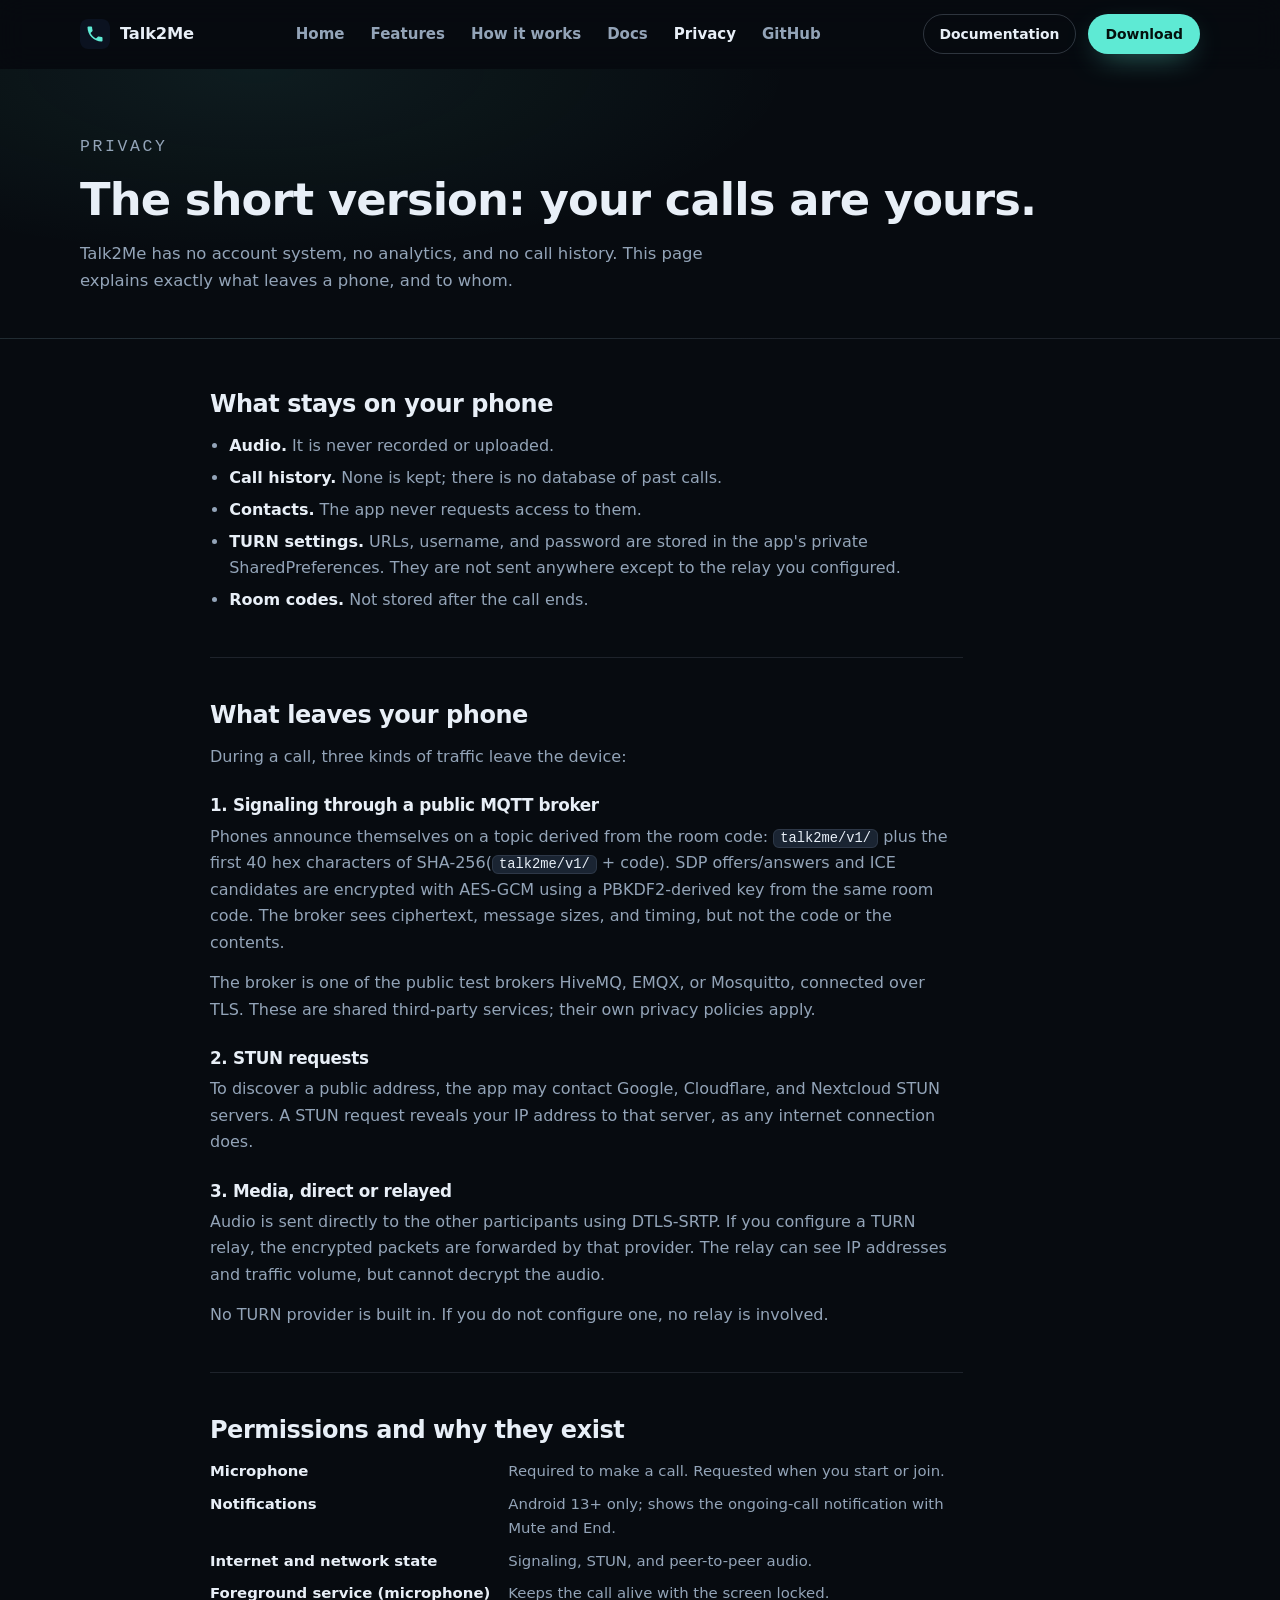
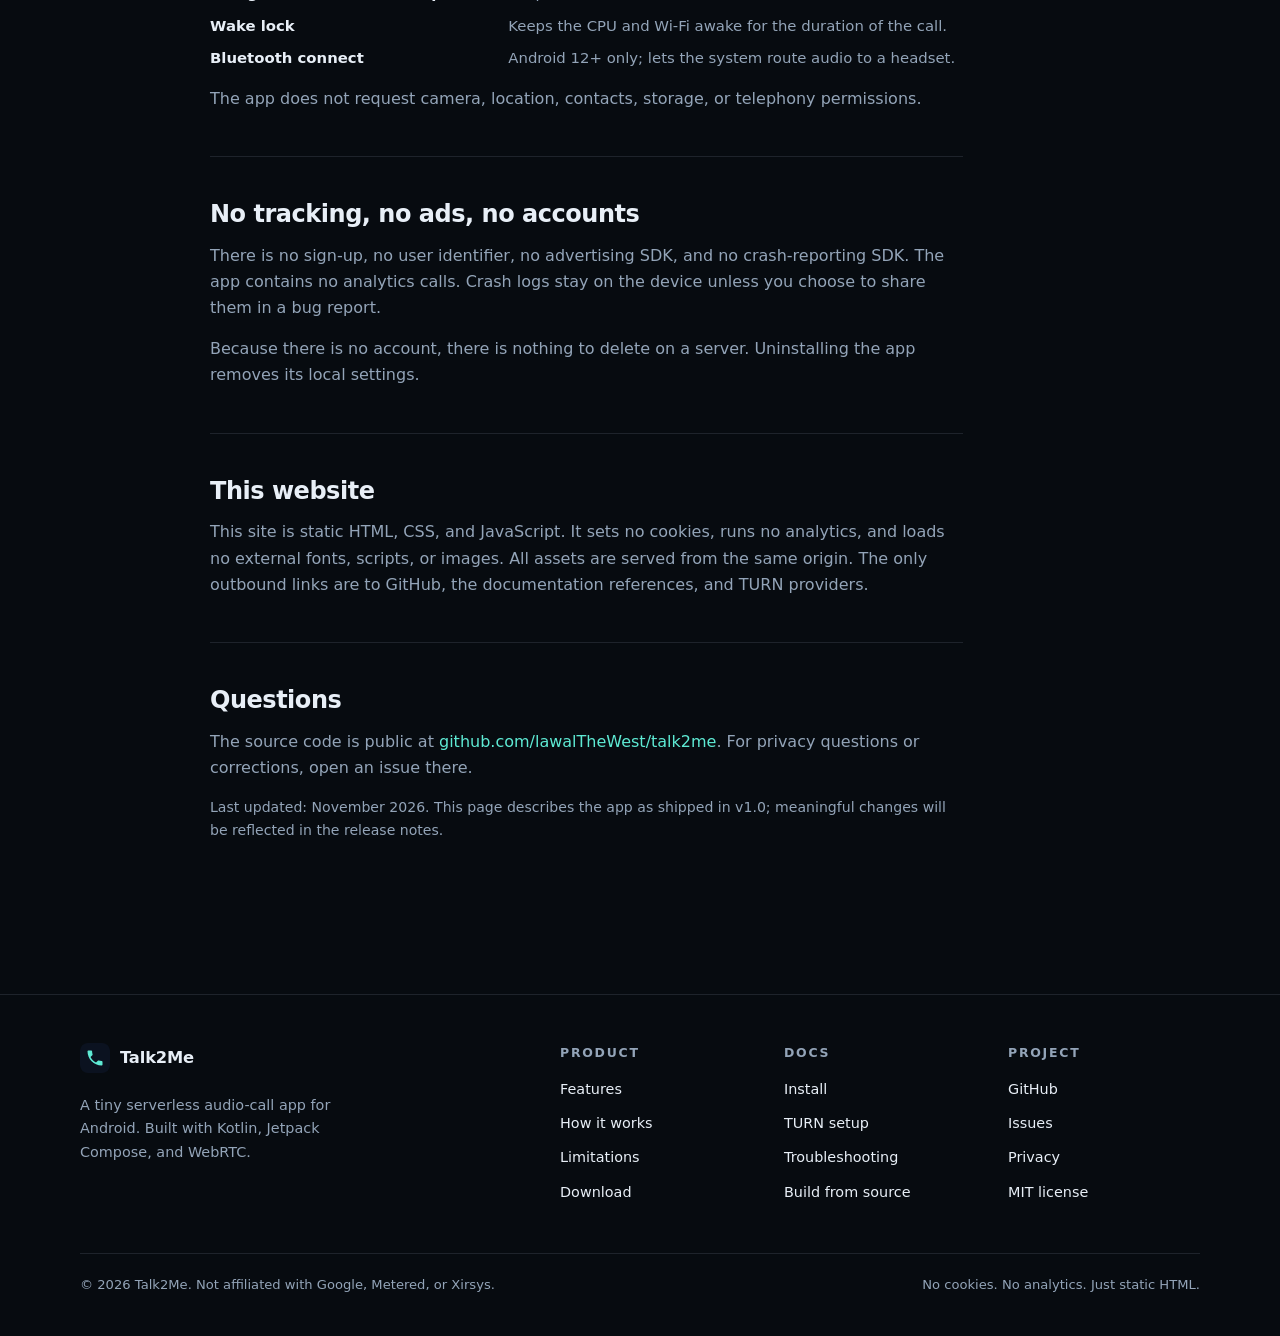
<file: privacy.html>
<!doctype html>
<html lang="en">
<head>
  <meta charset="utf-8">
  <meta name="viewport" content="width=device-width, initial-scale=1">
  <title>Privacy — Talk2Me</title>
  <meta name="description" content="What Talk2Me sends, what it stores, and which third parties are involved. No accounts, analytics, or call records.">
  <meta name="theme-color" content="#070B10">
  <link rel="icon" type="image/svg+xml" href="assets/logo.svg">
  <link rel="stylesheet" href="styles.css">
  <script>document.documentElement.classList.add("js");</script>
</head>
<body>
  <a class="skip-link" href="#main">Skip to content</a>

  <header class="site-header">
    <div class="container nav">
      <a class="brand" href="index.html">
        <img src="assets/logo.svg" width="30" height="30" alt="">
        Talk2Me
      </a>

      <ul class="nav-links" id="nav-links">
        <li><a href="index.html">Home</a></li>
        <li><a href="index.html#features">Features</a></li>
        <li><a href="index.html#how">How it works</a></li>
        <li><a href="docs.html">Docs</a></li>
        <li><a href="privacy.html" aria-current="page">Privacy</a></li>
        <li><a href="https://github.com/lawalTheWest/talk2me">GitHub</a></li>
      </ul>

      <div class="nav-actions">
        <a class="btn btn-ghost btn-small" href="docs.html">Documentation</a>
        <a class="btn btn-primary btn-small" href="https://github.com/lawalTheWest/talk2me/releases/latest">Download</a>
        <button class="nav-toggle" type="button" aria-controls="nav-links" aria-expanded="false" aria-label="Toggle navigation">
          <svg width="20" height="20" viewBox="0 0 24 24" fill="none" stroke="currentColor" stroke-width="2" stroke-linecap="round" aria-hidden="true">
            <path d="M4 7h16M4 12h16M4 17h16"/>
          </svg>
        </button>
      </div>
    </div>
  </header>

  <main id="main">
    <div class="page-head">
      <div class="container">
        <p class="eyebrow">Privacy</p>
        <h1>The short version: your calls are yours.</h1>
        <p>
          Talk2Me has no account system, no analytics, and no call history. This
          page explains exactly what leaves a phone, and to whom.
        </p>
      </div>
    </div>

    <div class="container" style="max-width: 860px; padding: 52px 0 20px;">
      <article class="doc">
        <section>
          <h2>What stays on your phone</h2>
          <ul>
            <li><strong>Audio.</strong> It is never recorded or uploaded.</li>
            <li><strong>Call history.</strong> None is kept; there is no database of past calls.</li>
            <li><strong>Contacts.</strong> The app never requests access to them.</li>
            <li><strong>TURN settings.</strong> URLs, username, and password are stored in the app's private SharedPreferences. They are not sent anywhere except to the relay you configured.</li>
            <li><strong>Room codes.</strong> Not stored after the call ends.</li>
          </ul>
        </section>

        <section>
          <h2>What leaves your phone</h2>
          <p>
            During a call, three kinds of traffic leave the device:
          </p>

          <h3>1. Signaling through a public MQTT broker</h3>
          <p>
            Phones announce themselves on a topic derived from the room code:
            <code>talk2me/v1/</code> plus the first 40 hex characters of
            SHA-256(<code>talk2me/v1/</code> + code). SDP offers/answers and ICE
            candidates are encrypted with AES-GCM using a PBKDF2-derived key from
            the same room code. The broker sees ciphertext, message sizes, and
            timing, but not the code or the contents.
          </p>
          <p>
            The broker is one of the public test brokers HiveMQ, EMQX, or
            Mosquitto, connected over TLS. These are shared third-party services;
            their own privacy policies apply.
          </p>

          <h3>2. STUN requests</h3>
          <p>
            To discover a public address, the app may contact Google, Cloudflare,
            and Nextcloud STUN servers. A STUN request reveals your IP address to
            that server, as any internet connection does.
          </p>

          <h3>3. Media, direct or relayed</h3>
          <p>
            Audio is sent directly to the other participants using DTLS-SRTP. If
            you configure a TURN relay, the encrypted packets are forwarded by
            that provider. The relay can see IP addresses and traffic volume, but
            cannot decrypt the audio.
          </p>
          <p>
            No TURN provider is built in. If you do not configure one, no relay is
            involved.
          </p>
        </section>

        <section>
          <h2>Permissions and why they exist</h2>
          <dl class="kbd-list">
            <dt>Microphone</dt><dd>Required to make a call. Requested when you start or join.</dd>
            <dt>Notifications</dt><dd>Android 13+ only; shows the ongoing-call notification with Mute and End.</dd>
            <dt>Internet and network state</dt><dd>Signaling, STUN, and peer-to-peer audio.</dd>
            <dt>Foreground service (microphone)</dt><dd>Keeps the call alive with the screen locked.</dd>
            <dt>Wake lock</dt><dd>Keeps the CPU and Wi-Fi awake for the duration of the call.</dd>
            <dt>Bluetooth connect</dt><dd>Android 12+ only; lets the system route audio to a headset.</dd>
          </dl>
          <p>
            The app does not request camera, location, contacts, storage, or
            telephony permissions.
          </p>
        </section>

        <section>
          <h2>No tracking, no ads, no accounts</h2>
          <p>
            There is no sign-up, no user identifier, no advertising SDK, and no
            crash-reporting SDK. The app contains no analytics calls. Crash logs
            stay on the device unless you choose to share them in a bug report.
          </p>
          <p>
            Because there is no account, there is nothing to delete on a server.
            Uninstalling the app removes its local settings.
          </p>
        </section>

        <section>
          <h2>This website</h2>
          <p>
            This site is static HTML, CSS, and JavaScript. It sets no cookies, runs
            no analytics, and loads no external fonts, scripts, or images. All
            assets are served from the same origin. The only outbound links are to
            GitHub, the documentation references, and TURN providers.
          </p>
        </section>

        <section>
          <h2>Questions</h2>
          <p>
            The source code is public at
            <a href="https://github.com/lawalTheWest/talk2me">github.com/lawalTheWest/talk2me</a>.
            For privacy questions or corrections, open an issue there.
          </p>
          <p style="color: var(--muted); font-size: 0.88rem;">
            Last updated: November 2026. This page describes the app as shipped in
            v1.0; meaningful changes will be reflected in the release notes.
          </p>
        </section>
      </article>
    </div>
  </main>

  <footer class="site-footer">
    <div class="container">
      <div class="footer-grid">
        <div class="footer-brand">
          <a class="brand" href="index.html">
            <img src="assets/logo.svg" width="30" height="30" alt="">
            Talk2Me
          </a>
          <p>A tiny serverless audio-call app for Android. Built with Kotlin, Jetpack Compose, and WebRTC.</p>
        </div>

        <div class="footer-col">
          <h4>Product</h4>
          <ul>
            <li><a href="index.html#features">Features</a></li>
            <li><a href="index.html#how">How it works</a></li>
            <li><a href="index.html#limitations">Limitations</a></li>
            <li><a href="https://github.com/lawalTheWest/talk2me/releases/latest">Download</a></li>
          </ul>
        </div>

        <div class="footer-col">
          <h4>Docs</h4>
          <ul>
            <li><a href="docs.html#install">Install</a></li>
            <li><a href="docs.html#network">TURN setup</a></li>
            <li><a href="docs.html#troubleshooting">Troubleshooting</a></li>
            <li><a href="docs.html#build">Build from source</a></li>
          </ul>
        </div>

        <div class="footer-col">
          <h4>Project</h4>
          <ul>
            <li><a href="https://github.com/lawalTheWest/talk2me">GitHub</a></li>
            <li><a href="https://github.com/lawalTheWest/talk2me/issues">Issues</a></li>
            <li><a href="privacy.html">Privacy</a></li>
            <li><a href="https://github.com/lawalTheWest/talk2me/blob/main/LICENSE">MIT license</a></li>
          </ul>
        </div>
      </div>

      <div class="footer-bottom">
        <span>© <span data-year>2026</span> Talk2Me. Not affiliated with Google, Metered, or Xirsys.</span>
        <span>No cookies. No analytics. Just static HTML.</span>
      </div>
    </div>
  </footer>

  <script src="main.js" defer></script>
</body>
</html>
</file>
<file: styles.css>
/* Talk2Me — static site styles.
   No frameworks, no external fonts, no CDN. */

:root {
  color-scheme: dark;

  --bg: #070b10;
  --surface: #0f1621;
  --surface-2: #111923;
  --surface-3: #1a2432;
  --mint: #5eead4;
  --mint-dim: #0c3833;
  --mint-soft: rgba(94, 234, 212, 0.12);
  --danger: #ff6b6b;
  --danger-dim: #3a1114;
  --text: #e8eff7;
  --muted: #93a4b8;
  --border: rgba(147, 164, 184, 0.16);
  --border-strong: rgba(147, 164, 184, 0.28);

  --radius: 18px;
  --radius-sm: 12px;
  --max: 1120px;
  --font: ui-sans-serif, system-ui, -apple-system, "Segoe UI", Roboto,
    "Helvetica Neue", Arial, sans-serif;
  --mono: ui-monospace, SFMono-Regular, "SF Mono", Menlo, Consolas,
    "Liberation Mono", monospace;
}

*,
*::before,
*::after {
  box-sizing: border-box;
}

html {
  scroll-behavior: smooth;
}

body {
  margin: 0;
  font-family: var(--font);
  background: var(--bg);
  color: var(--text);
  line-height: 1.65;
  -webkit-font-smoothing: antialiased;
  text-rendering: optimizeLegibility;
}

img,
svg {
  max-width: 100%;
}

a {
  color: var(--mint);
  text-decoration: none;
}

a:hover {
  text-decoration: underline;
  text-underline-offset: 3px;
}

h1,
h2,
h3 {
  line-height: 1.15;
  letter-spacing: -0.02em;
  margin: 0;
}

p {
  margin: 0;
}

ul,
ol {
  margin: 0;
  padding-left: 1.2em;
}

li + li {
  margin-top: 0.35em;
}

::selection {
  background: var(--mint);
  color: #04100d;
}

:focus-visible {
  outline: 2px solid var(--mint);
  outline-offset: 3px;
  border-radius: 6px;
}

.skip-link {
  position: absolute;
  left: 16px;
  top: -80px;
  z-index: 100;
  padding: 10px 16px;
  background: var(--mint);
  color: #04100d;
  border-radius: 999px;
  font-weight: 650;
}

.skip-link:focus {
  top: 16px;
}

.container {
  width: min(100% - 40px, var(--max));
  margin-inline: auto;
}

/* ---------- Header ---------- */

.site-header {
  position: sticky;
  top: 0;
  z-index: 50;
  backdrop-filter: blur(14px);
  -webkit-backdrop-filter: blur(14px);
  background: rgba(7, 11, 16, 0.72);
  border-bottom: 1px solid transparent;
  transition: border-color 0.2s ease, background 0.2s ease;
}

.site-header.scrolled {
  border-bottom-color: var(--border);
  background: rgba(7, 11, 16, 0.9);
}

.nav {
  display: flex;
  align-items: center;
  justify-content: space-between;
  gap: 24px;
  height: 68px;
}

.brand {
  display: inline-flex;
  align-items: center;
  gap: 10px;
  color: var(--text);
  font-weight: 750;
  letter-spacing: -0.01em;
  font-size: 1.02rem;
}

.brand:hover {
  text-decoration: none;
}

.brand img {
  width: 30px;
  height: 30px;
  border-radius: 8px;
}

.nav-links {
  display: flex;
  align-items: center;
  gap: 26px;
  list-style: none;
  margin: 0;
  padding: 0;
}

.nav-links li {
  margin: 0;
}

.nav-links a {
  color: var(--muted);
  font-size: 0.94rem;
  font-weight: 550;
}

.nav-links a:hover,
.nav-links a[aria-current="page"] {
  color: var(--text);
  text-decoration: none;
}

.nav-actions {
  display: flex;
  align-items: center;
  gap: 12px;
}

.nav-toggle {
  display: none;
  appearance: none;
  background: transparent;
  color: var(--text);
  border: 1px solid var(--border);
  border-radius: 10px;
  padding: 8px 10px;
  cursor: pointer;
}

.nav-toggle svg {
  display: block;
}

/* ---------- Buttons ---------- */

.btn {
  display: inline-flex;
  align-items: center;
  justify-content: center;
  gap: 9px;
  padding: 12px 22px;
  border-radius: 999px;
  border: 1px solid transparent;
  font: inherit;
  font-size: 0.95rem;
  font-weight: 650;
  cursor: pointer;
  transition: transform 0.15s ease, box-shadow 0.15s ease,
    background 0.15s ease, border-color 0.15s ease;
  white-space: nowrap;
}

.btn:hover {
  text-decoration: none;
  transform: translateY(-1px);
}

.btn:active {
  transform: translateY(0);
}

.btn-primary {
  background: var(--mint);
  color: #04100d;
  box-shadow: 0 10px 30px -12px rgba(94, 234, 212, 0.65);
}

.btn-primary:hover {
  background: #7df2de;
  box-shadow: 0 16px 34px -12px rgba(94, 234, 212, 0.75);
}

.btn-ghost {
  background: transparent;
  color: var(--text);
  border-color: var(--border-strong);
}

.btn-ghost:hover {
  border-color: var(--mint);
  background: var(--mint-soft);
}

.btn-small {
  padding: 8px 16px;
  font-size: 0.87rem;
}

.btn svg {
  flex: none;
}

/* ---------- Shared section pieces ---------- */

.eyebrow {
  display: inline-block;
  font-family: var(--mono);
  font-size: 0.73rem;
  letter-spacing: 0.16em;
  text-transform: uppercase;
  color: var(--mint);
  margin-bottom: 14px;
}

.section {
  padding: 88px 0;
  border-top: 1px solid var(--border);
}

.section-head {
  max-width: 640px;
  margin-bottom: 44px;
}

.section-head h2 {
  font-size: clamp(1.7rem, 3.4vw, 2.4rem);
  margin-bottom: 14px;
}

.section-head p {
  color: var(--muted);
  font-size: 1.05rem;
}

.section-head.center {
  margin-inline: auto;
  text-align: center;
}

.card {
  background: linear-gradient(160deg, var(--surface-2), var(--surface));
  border: 1px solid var(--border);
  border-radius: var(--radius);
  padding: 26px;
}

.card h3 {
  font-size: 1.05rem;
  margin-bottom: 8px;
}

.card p {
  color: var(--muted);
  font-size: 0.94rem;
}

.icon-badge {
  display: inline-flex;
  align-items: center;
  justify-content: center;
  width: 42px;
  height: 42px;
  border-radius: 12px;
  background: var(--mint-soft);
  color: var(--mint);
  margin-bottom: 16px;
}

.grid {
  display: grid;
  gap: 18px;
}

.grid-3 {
  grid-template-columns: repeat(3, minmax(0, 1fr));
}

.grid-2 {
  grid-template-columns: repeat(2, minmax(0, 1fr));
}

/* ---------- Hero ---------- */

.hero {
  position: relative;
  overflow: hidden;
  padding: 76px 0 84px;
}

.hero::before {
  content: "";
  position: absolute;
  inset: -30% -10% auto -10%;
  height: 720px;
  background:
    radial-gradient(46% 52% at 18% 30%, rgba(94, 234, 212, 0.16), transparent 70%),
    radial-gradient(42% 46% at 82% 12%, rgba(56, 116, 255, 0.12), transparent 70%);
  pointer-events: none;
}

.hero::after {
  content: "";
  position: absolute;
  inset: 0;
  background-image: linear-gradient(var(--border) 1px, transparent 1px),
    linear-gradient(90deg, var(--border) 1px, transparent 1px);
  background-size: 64px 64px;
  mask-image: radial-gradient(60% 60% at 70% 25%, #000 10%, transparent 78%);
  -webkit-mask-image: radial-gradient(60% 60% at 70% 25%, #000 10%, transparent 78%);
  opacity: 0.45;
  pointer-events: none;
}

.hero .container {
  position: relative;
  z-index: 1;
  display: grid;
  grid-template-columns: 1.05fr 0.95fr;
  align-items: center;
  gap: 64px;
}

.hero-badge {
  display: inline-flex;
  align-items: center;
  flex-wrap: wrap;
  row-gap: 4px;
  gap: 9px;
  padding: 6px 13px 6px 8px;
  border-radius: 999px;
  border: 1px solid var(--border);
  background: rgba(17, 25, 35, 0.7);
  color: var(--muted);
  font-size: 0.8rem;
  margin-bottom: 22px;
}

.hero-badge .dot {
  width: 7px;
  height: 7px;
  border-radius: 50%;
  background: var(--mint);
  box-shadow: 0 0 0 4px rgba(94, 234, 212, 0.16);
  margin-left: 4px;
}

.hero-badge strong {
  color: var(--text);
  font-weight: 650;
}

.hero h1 {
  font-size: clamp(2.3rem, 5.2vw, 3.7rem);
  margin-bottom: 20px;
  letter-spacing: -0.035em;
}

.hero h1 em {
  font-style: normal;
  color: var(--mint);
}

.hero-lede {
  color: var(--muted);
  font-size: 1.09rem;
  max-width: 54ch;
  margin-bottom: 30px;
}

.hero-actions {
  display: flex;
  flex-wrap: wrap;
  gap: 12px;
  margin-bottom: 22px;
}

.hero-meta {
  display: flex;
  flex-wrap: wrap;
  gap: 8px 20px;
  list-style: none;
  padding: 0;
  color: var(--muted);
  font-size: 0.85rem;
}

.hero-meta li {
  margin: 0;
  display: flex;
  align-items: center;
  gap: 7px;
}

.hero-meta svg {
  color: var(--mint);
  flex: none;
}

/* Phone mock */

.phone-wrap {
  display: flex;
  justify-content: center;
  perspective: 1200px;
}

.phone {
  position: relative;
  width: min(290px, 78vw);
  aspect-ratio: 9 / 18.6;
  border-radius: 38px;
  padding: 11px;
  background: linear-gradient(155deg, #263241, #0d141d 55%);
  border: 1px solid var(--border-strong);
  box-shadow:
    0 40px 80px -30px rgba(0, 0, 0, 0.85),
    0 0 0 1px rgba(255, 255, 255, 0.02) inset;
  transform: rotateY(-8deg) rotateX(4deg);
}

.phone-screen {
  position: relative;
  height: 100%;
  border-radius: 30px;
  overflow: hidden;
  background:
    radial-gradient(80% 46% at 50% 0%, rgba(94, 234, 212, 0.13), transparent 72%),
    linear-gradient(180deg, #0c141e, #070b10);
  padding: 20px 20px 18px;
  display: flex;
  flex-direction: column;
  align-items: center;
  border: 1px solid rgba(255, 255, 255, 0.04);
}

.phone-status {
  width: 100%;
  display: flex;
  justify-content: space-between;
  align-items: center;
  color: var(--muted);
  font-size: 0.7rem;
  font-family: var(--mono);
}

.phone-status .pill {
  width: 64px;
  height: 16px;
  border-radius: 999px;
  background: #05080c;
  border: 1px solid rgba(255, 255, 255, 0.05);
}

.phone-kicker {
  margin-top: 34px;
  font-size: 0.72rem;
  letter-spacing: 0.18em;
  text-transform: uppercase;
  color: var(--muted);
}

.phone-code {
  font-family: var(--mono);
  font-size: 1.5rem;
  letter-spacing: 0.08em;
  margin-top: 6px;
  color: var(--text);
}

.avatars {
  display: flex;
  margin-top: 30px;
}

.avatar {
  width: 58px;
  height: 58px;
  border-radius: 50%;
  display: grid;
  place-items: center;
  font-weight: 700;
  font-size: 1.1rem;
  background: var(--surface-3);
  color: var(--text);
  border: 2px solid #0b1119;
  margin-left: -12px;
}

.avatar:first-child {
  margin-left: 0;
}

.avatar.mint {
  background: var(--mint-dim);
  color: var(--mint);
}

.avatar.blue {
  background: #14263f;
  color: #8bb8ff;
}

.avatar.amber {
  background: #3a2a14;
  color: #ffc978;
}

.phone-timer {
  margin-top: 16px;
  font-family: var(--mono);
  font-size: 0.92rem;
  color: var(--muted);
}

.phone-controls {
  margin-top: auto;
  display: flex;
  gap: 12px;
  align-items: center;
  padding-bottom: 6px;
}

.ctrl {
  width: 46px;
  height: 46px;
  border-radius: 50%;
  display: grid;
  place-items: center;
  background: var(--surface-3);
  color: var(--text);
  border: 1px solid var(--border);
}

.ctrl.end {
  background: var(--danger-dim);
  color: var(--danger);
  border-color: rgba(255, 107, 107, 0.28);
}

.ctrl.mint {
  background: var(--mint-dim);
  color: var(--mint);
  border-color: rgba(94, 234, 212, 0.25);
}

/* ---------- Stats strip ---------- */

.stats {
  border-top: 1px solid var(--border);
  border-bottom: 1px solid var(--border);
  background: rgba(15, 22, 33, 0.55);
}

.stats-grid {
  display: grid;
  grid-template-columns: repeat(4, minmax(0, 1fr));
}

.stat {
  padding: 26px 20px;
  text-align: center;
  border-left: 1px solid var(--border);
}

.stat:first-child {
  border-left: 0;
}

.stat strong {
  display: block;
  font-size: 1.5rem;
  letter-spacing: -0.02em;
}

.stat span {
  color: var(--muted);
  font-size: 0.82rem;
}

/* ---------- Steps ---------- */

.steps {
  display: grid;
  grid-template-columns: repeat(3, minmax(0, 1fr));
  gap: 18px;
  counter-reset: step;
}

.step {
  position: relative;
  padding: 26px;
  border: 1px solid var(--border);
  border-radius: var(--radius);
  background: var(--surface);
}

.step::before {
  counter-increment: step;
  content: "0" counter(step);
  font-family: var(--mono);
  font-size: 0.75rem;
  color: var(--mint);
  letter-spacing: 0.12em;
}

.step h3 {
  margin: 12px 0 8px;
  font-size: 1.02rem;
}

.step p {
  color: var(--muted);
  font-size: 0.93rem;
}

/* ---------- Diagram ---------- */

.diagram-wrap {
  border: 1px solid var(--border);
  border-radius: var(--radius);
  background: radial-gradient(70% 90% at 50% 0%, rgba(94, 234, 212, 0.07), transparent 70%),
    var(--surface);
  padding: 18px;
}

.diagram {
  width: 100%;
  height: auto;
  display: block;
}

.diagram-scroll {
  overflow-x: auto;
  overflow-y: hidden;
}

.diagram-hint {
  display: none;
  color: var(--muted);
  font-size: 0.78rem;
  margin-top: 8px;
}

.diagram .node {
  fill: #111923;
  stroke: rgba(147, 164, 184, 0.3);
  stroke-width: 1.5;
}

.diagram .node-accent {
  fill: var(--mint-dim);
  stroke: rgba(94, 234, 212, 0.55);
  stroke-width: 1.5;
}

.diagram .label {
  fill: var(--text);
  font-family: var(--font);
  font-size: 17px;
  font-weight: 650;
}

.diagram .sub {
  fill: var(--muted);
  font-family: var(--font);
  font-size: 12.5px;
}

.diagram .audio-line {
  stroke: var(--mint);
  stroke-width: 2;
  fill: none;
  opacity: 0.85;
}

.diagram .signal-line {
  stroke: var(--muted);
  stroke-width: 1.6;
  stroke-dasharray: 5 6;
  fill: none;
  opacity: 0.8;
}

.diagram .line-label {
  fill: var(--muted);
  font-family: var(--mono);
  font-size: 12px;
  letter-spacing: 0.04em;
}

/* ---------- Limits / callout ---------- */

.callout {
  display: grid;
  grid-template-columns: auto 1fr;
  gap: 18px;
  align-items: start;
  padding: 26px;
  border-radius: var(--radius);
  border: 1px solid rgba(255, 201, 120, 0.28);
  background: linear-gradient(160deg, rgba(58, 42, 20, 0.55), rgba(17, 25, 35, 0.4));
}

.callout .icon-badge {
  margin: 0;
  background: rgba(255, 201, 120, 0.12);
  color: #ffc978;
}

.callout h3 {
  font-size: 1.05rem;
  margin-bottom: 10px;
}

.callout p,
.callout li {
  color: var(--muted);
  font-size: 0.94rem;
}

.callout ul {
  margin-top: 6px;
}

.callout.info {
  border-color: rgba(94, 234, 212, 0.25);
  background: linear-gradient(160deg, rgba(12, 56, 51, 0.5), rgba(17, 25, 35, 0.4));
}

.callout.info .icon-badge {
  background: var(--mint-soft);
  color: var(--mint);
}

.callout.danger {
  border-color: rgba(255, 107, 107, 0.28);
  background: linear-gradient(160deg, rgba(58, 17, 20, 0.5), rgba(17, 25, 35, 0.4));
}

.callout.danger .icon-badge {
  background: rgba(255, 107, 107, 0.12);
  color: var(--danger);
}

/* ---------- Download band ---------- */

.download {
  position: relative;
  overflow: hidden;
  border: 1px solid rgba(94, 234, 212, 0.25);
  border-radius: 26px;
  padding: 44px;
  background:
    radial-gradient(70% 120% at 15% 0%, rgba(94, 234, 212, 0.16), transparent 62%),
    linear-gradient(160deg, #101a26, #0a1119);
  display: grid;
  grid-template-columns: 1.3fr 0.7fr;
  gap: 32px;
  align-items: center;
}

.download h2 {
  font-size: clamp(1.6rem, 3vw, 2.1rem);
  margin-bottom: 12px;
}

.download p {
  color: var(--muted);
}

.download .actions {
  display: flex;
  flex-direction: column;
  gap: 10px;
  align-items: stretch;
}

.download small {
  color: var(--muted);
  font-size: 0.78rem;
  text-align: center;
}

/* ---------- Footer ---------- */

.site-footer {
  border-top: 1px solid var(--border);
  padding: 48px 0 40px;
  margin-top: 88px;
}

.footer-grid {
  display: grid;
  grid-template-columns: 1.4fr repeat(3, minmax(0, 0.6fr));
  gap: 32px;
}

.footer-brand p {
  color: var(--muted);
  font-size: 0.9rem;
  margin-top: 12px;
  max-width: 34ch;
}

.footer-col h4 {
  font-size: 0.78rem;
  letter-spacing: 0.14em;
  text-transform: uppercase;
  color: var(--muted);
  margin: 0 0 12px;
  font-weight: 650;
}

.footer-col ul {
  list-style: none;
  padding: 0;
  margin: 0;
}

.footer-col li {
  margin: 0 0 8px;
}

.footer-col a {
  color: var(--text);
  font-size: 0.9rem;
  font-weight: 500;
}

.footer-bottom {
  margin-top: 40px;
  padding-top: 20px;
  border-top: 1px solid var(--border);
  display: flex;
  flex-wrap: wrap;
  justify-content: space-between;
  gap: 12px;
  color: var(--muted);
  font-size: 0.82rem;
}

/* ---------- Docs layout ---------- */

.page-head {
  padding: 64px 0 44px;
  border-bottom: 1px solid var(--border);
  background: radial-gradient(60% 100% at 20% 0%, rgba(94, 234, 212, 0.08), transparent 70%);
}

.page-head h1 {
  font-size: clamp(2rem, 4vw, 2.8rem);
  margin-bottom: 14px;
}

.page-head p {
  color: var(--muted);
  max-width: 62ch;
  font-size: 1.03rem;
}

.doc-layout {
  display: grid;
  grid-template-columns: 220px minmax(0, 1fr);
  gap: 56px;
  padding: 52px 0 20px;
  align-items: start;
}

.doc-nav {
  position: sticky;
  top: 92px;
  font-size: 0.9rem;
}

.doc-nav h2 {
  font-size: 0.72rem;
  letter-spacing: 0.14em;
  text-transform: uppercase;
  color: var(--muted);
  margin-bottom: 12px;
}

.doc-nav ul {
  list-style: none;
  padding: 0;
  margin: 0;
  border-left: 1px solid var(--border);
}

.doc-nav li {
  margin: 0;
}

.doc-nav a {
  display: block;
  padding: 7px 0 7px 16px;
  margin-left: -1px;
  border-left: 2px solid transparent;
  color: var(--muted);
  font-weight: 500;
}

.doc-nav a:hover {
  color: var(--text);
  text-decoration: none;
}

.doc-nav a.active {
  color: var(--mint);
  border-left-color: var(--mint);
}

.doc {
  max-width: 74ch;
}

.doc section {
  scroll-margin-top: 96px;
  padding-bottom: 44px;
  margin-bottom: 44px;
  border-bottom: 1px solid var(--border);
}

.doc section:last-child {
  border-bottom: 0;
  margin-bottom: 0;
}

.doc h2 {
  font-size: 1.5rem;
  margin-bottom: 14px;
}

.doc h3 {
  font-size: 1.05rem;
  margin: 26px 0 8px;
}

.doc p,
.doc li {
  color: var(--muted);
}

.doc p + p,
.doc p + ul,
.doc p + ol,
.doc ul + p,
.doc ol + p,
.doc .code + p,
.doc p + .code {
  margin-top: 14px;
}

.doc strong {
  color: var(--text);
}

.doc code {
  font-family: var(--mono);
  font-size: 0.86em;
  background: var(--surface-3);
  border: 1px solid var(--border);
  padding: 1px 6px;
  border-radius: 6px;
  color: var(--text);
}

.doc .code {
  position: relative;
  margin-top: 14px;
  background: #0a1018;
  border: 1px solid var(--border);
  border-radius: var(--radius-sm);
  overflow: hidden;
}

.doc .code pre {
  margin: 0;
  padding: 16px 18px;
  overflow-x: auto;
  font-family: var(--mono);
  font-size: 0.84rem;
  line-height: 1.6;
  color: var(--text);
}

.doc .code code {
  background: none;
  border: 0;
  padding: 0;
  font-size: inherit;
  border-radius: 0;
}

.copy-btn {
  position: absolute;
  top: 8px;
  right: 8px;
  appearance: none;
  background: rgba(26, 36, 50, 0.9);
  border: 1px solid var(--border);
  color: var(--muted);
  border-radius: 8px;
  font: inherit;
  font-size: 0.72rem;
  padding: 4px 9px;
  cursor: pointer;
  opacity: 0;
  transition: opacity 0.15s ease, color 0.15s ease;
}

.doc .code:hover .copy-btn,
.copy-btn:focus-visible {
  opacity: 1;
}

@media (hover: none) {
  .copy-btn {
    opacity: 0.85;
  }
}

.copy-btn:hover {
  color: var(--mint);
}

.copy-btn.copied {
  color: var(--mint);
  opacity: 1;
}

.table-wrap {
  overflow-x: auto;
  margin-top: 16px;
  border: 1px solid var(--border);
  border-radius: var(--radius-sm);
}

table {
  width: 100%;
  border-collapse: collapse;
  font-size: 0.9rem;
  min-width: 520px;
}

th,
td {
  text-align: left;
  padding: 12px 16px;
  border-bottom: 1px solid var(--border);
  vertical-align: top;
}

th {
  color: var(--muted);
  font-weight: 600;
  font-size: 0.76rem;
  letter-spacing: 0.08em;
  text-transform: uppercase;
  background: rgba(17, 25, 35, 0.7);
}

tbody tr:last-child td {
  border-bottom: 0;
}

td code {
  white-space: nowrap;
}

.doc .callout {
  margin-top: 18px;
}

.kbd-list {
  display: grid;
  grid-template-columns: max-content 1fr;
  gap: 8px 18px;
  margin-top: 14px;
  font-size: 0.93rem;
}

.kbd-list dt {
  color: var(--text);
  font-weight: 600;
}

.kbd-list dd {
  margin: 0;
  color: var(--muted);
}

/* ---------- Checklists ---------- */

.checks {
  list-style: none;
  padding: 0;
  margin: 0;
  display: grid;
  gap: 14px;
}

.checks li {
  display: flex;
  gap: 11px;
  margin: 0;
  color: var(--muted);
  font-size: 0.94rem;
}

.checks svg {
  color: var(--mint);
  flex: none;
  margin-top: 4px;
}

.step code {
  font-family: var(--mono);
  font-size: 0.85em;
  color: var(--text);
  background: var(--surface-3);
  border: 1px solid var(--border);
  padding: 1px 6px;
  border-radius: 6px;
  white-space: nowrap;
}

/* ---------- 404 ---------- */

.center-page {
  min-height: 60vh;
  display: grid;
  place-items: center;
  text-align: center;
  padding: 80px 0;
}

.center-page .code-big {
  font-family: var(--mono);
  font-size: clamp(4rem, 14vw, 8rem);
  color: var(--mint);
  line-height: 1;
  letter-spacing: -0.04em;
}

.center-page h1 {
  font-size: clamp(1.6rem, 4vw, 2.3rem);
  margin: 12px 0;
}

.center-page p {
  color: var(--muted);
  max-width: 46ch;
  margin-inline: auto;
  margin-bottom: 26px;
}

/* ---------- Motion ---------- */

.js .reveal {
  opacity: 0;
  transform: translateY(14px);
  transition: opacity 0.55s ease, transform 0.55s ease;
}

.js .reveal.in {
  opacity: 1;
  transform: none;
}

@media (prefers-reduced-motion: reduce) {
  html {
    scroll-behavior: auto;
  }

  *,
  *::before,
  *::after {
    animation-duration: 0.001ms !important;
    transition-duration: 0.001ms !important;
  }

  .js .reveal {
    opacity: 1;
    transform: none;
  }
}

/* ---------- Responsive ---------- */

@media (max-width: 960px) {
  .hero .container {
    grid-template-columns: 1fr;
    gap: 44px;
    text-align: left;
  }

  .phone-wrap {
    order: 2;
  }

  .hero {
    padding: 54px 0 64px;
  }

  .grid-3 {
    grid-template-columns: repeat(2, minmax(0, 1fr));
  }

  .download {
    grid-template-columns: 1fr;
    padding: 32px;
  }

  .download .actions {
    flex-direction: row;
    flex-wrap: wrap;
  }

  .footer-grid {
    grid-template-columns: 1fr 1fr;
  }

  .doc-layout {
    grid-template-columns: 1fr;
    gap: 30px;
  }

  .doc-nav {
    position: static;
    border: 1px solid var(--border);
    border-radius: var(--radius-sm);
    padding: 18px 20px;
    background: var(--surface);
  }

  .doc-nav ul {
    display: flex;
    flex-wrap: wrap;
    gap: 6px 14px;
    border-left: 0;
  }

  .doc-nav a {
    padding: 2px 0;
    border-left: 0;
  }

  .doc-nav a.active {
    border-left: 0;
  }
}

@media (max-width: 780px) {
  .nav-links {
    display: none;
    position: absolute;
    top: 68px;
    left: 0;
    right: 0;
    flex-direction: column;
    align-items: flex-start;
    gap: 0;
    padding: 10px 20px 18px;
    background: rgba(9, 13, 19, 0.98);
    border-bottom: 1px solid var(--border);
  }

  .nav-links.open {
    display: flex;
  }

  .nav-links li {
    width: 100%;
  }

  .nav-links a {
    display: block;
    padding: 11px 0;
    font-size: 1rem;
  }

  .nav-toggle {
    display: inline-flex;
  }

  .nav-actions .btn-ghost {
    display: none;
  }

  .stats-grid {
    grid-template-columns: repeat(2, minmax(0, 1fr));
  }

  .stat:nth-child(3) {
    border-left: 0;
  }

  .stat:nth-child(-n + 2) {
    border-bottom: 1px solid var(--border);
  }

  .steps,
  .grid-2,
  .grid-3 {
    grid-template-columns: 1fr;
  }

  .diagram {
    min-width: 760px;
  }

  .diagram-hint {
    display: block;
  }

  .section {
    padding: 64px 0;
  }

  .callout {
    grid-template-columns: 1fr;
  }

  .footer-grid {
    grid-template-columns: 1fr;
  }

  .site-footer {
    margin-top: 64px;
  }
}

@media (max-width: 460px) {
  .container {
    width: calc(100% - 32px);
  }

  .hero-actions .btn {
    width: 100%;
  }

  .stats-grid {
    grid-template-columns: 1fr;
  }

  .stat {
    border-left: 0;
    border-bottom: 1px solid var(--border);
  }

  .stat:nth-child(3) {
    border-left: 0;
  }

  .stat:last-child {
    border-bottom: 0;
  }

  .doc-nav ul {
    display: block;
  }
}
</file>
